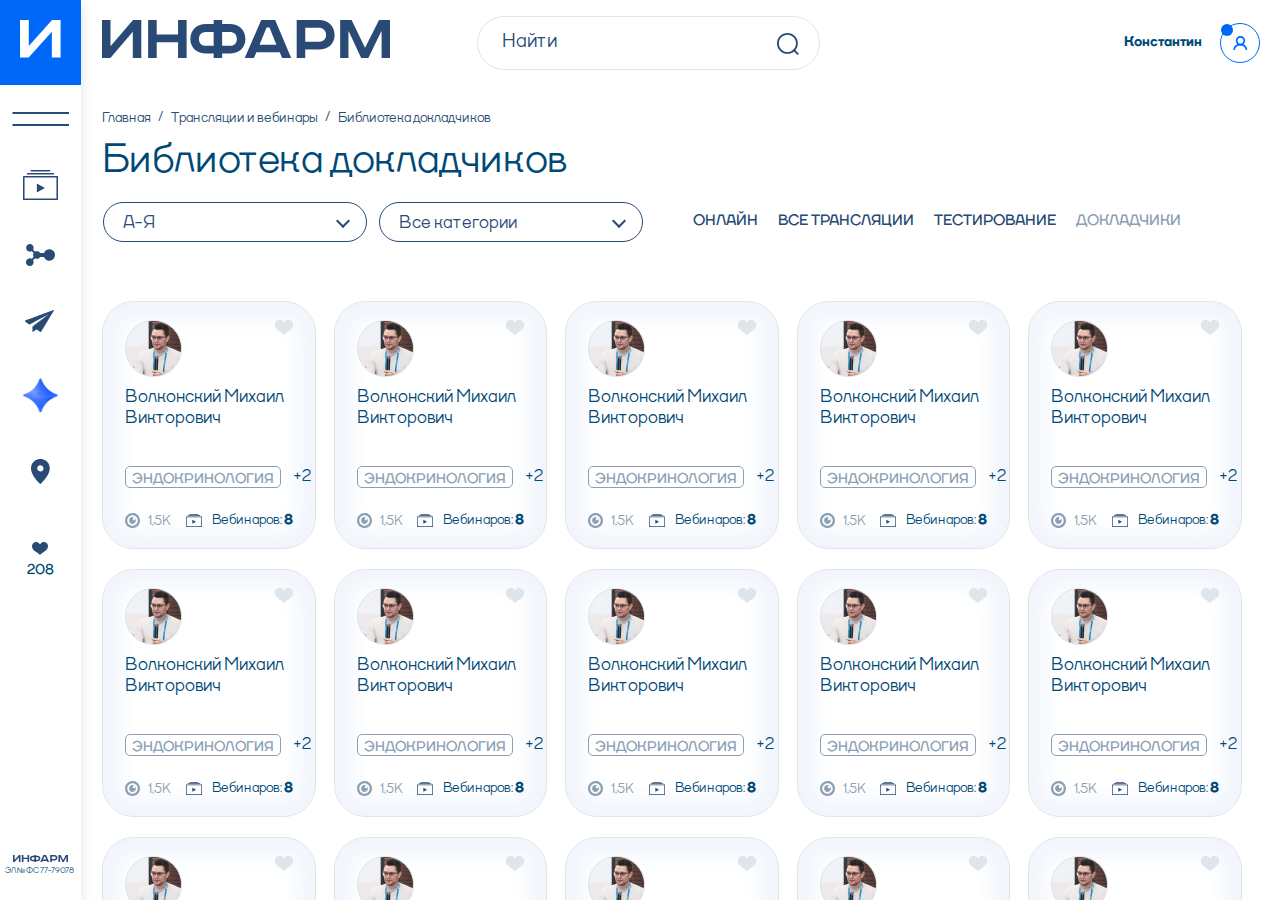
<file: speakers.html>
<!DOCTYPE html>
<html lang="en">
<head>
    <meta charset="UTF-8">
    <title>Title</title>
    <meta name="viewport" content="width=device-width, initial-scale=1" />

    <link rel="stylesheet" href="css/jquery-ui.min.css">
    <link rel="stylesheet" href="css/owl.carousel.min.css">
    <link rel="stylesheet" href="css/owl.theme.default.min.css">
    <link rel="stylesheet" href="css/main.css">
    <link rel="stylesheet" href="css/media.css">
</head>
<body>
    <section class="df">
        <aside class="df f-column a-center j-center">
            <nav>
                <div class="aside-logo">
                    <a href="#">
                        <img src="img/aside-logo.svg" alt="logo">
                    </a>
                </div>
                <button class="btn menu-btn">
                    <img src="img/menu.svg" alt="">
                </button>
                <ul class="menu">
                    <li class="menu-item">
                        <a href="" class="menu-link">
                            <img src="img/vebinar.svg" alt="">
                        </a>
                    </li>
                    <li class="menu-item">
                        <a href="" class="menu-link">
                            <img src="img/events.svg" alt="">
                        </a>
                    </li>
                    <li class="menu-item">
                        <a href="" class="menu-link">
                            <img src="img/news.svg" alt="">
                        </a>
                    </li>
                    <li class="menu-item">
                        <a href="" class="menu-link">
                            <img src="img/specproekti.svg" alt="">
                        </a>
                    </li>
                    <li class="menu-item">
                        <a href="" class="menu-link">
                            <img src="img/map.svg" alt="">
                        </a>
                    </li>

                </ul>
            </nav>
            <div class="likes">
                    <a href="" class="df f-column a-center j-center">
                        <img src="img/likes.svg" alt="">
                        <p>208</p>
                    </a>

            </div>
            <div class="aside-info df f-column a-center">
                    <img src="img/logo.svg" alt="">
                    <p>ЭЛ № ФС 77-79078</p>

            </div>

        </aside>
        <main class="speaker-inner">
            <header class="df">
                <div class="header-logo">
                    <a href="/">
                        <img src="img/logo.svg" alt="">
                    </a>
                </div>

                <form class="search-form">
                    <div class="form-row pr">
                        <input type="text" class="search" placeholder="Найти">
                        <button class="btn btn-search pa"></button>

                    </div>
                </form>
                <div class="user user-authorised">
                    <h4>Константин</h4>
                    <a href="" class="btn btn-user">

                    </a>
                </div>



            </header>
            <div class="mobile-header dn">
                <div class="aside-logo">
                    <a href="#">
                        <img src="img/aside-logo.svg" alt="logo">
                    </a>
                </div>
                <div class="header-logo">
                    <a href="/">
                        <img src="img/logo.svg" alt="">
                    </a>
                </div>
                <ul class="menu df">
                    <li class="menu-item">
                        <a href="" class="menu-link">
                            <img src="img/vebinar.svg" alt="">
                        </a>
                    </li>
                    <li class="menu-item">
                        <a href="" class="menu-link">
                            <img src="img/events.svg" alt="">
                        </a>
                    </li>
                    <li class="menu-item">
                        <a href="" class="menu-link">
                            <img src="img/specproekti.svg" alt="">
                        </a>
                    </li>
                </ul>
                <button class="btn menu-btn">
                    <img src="img/menu.svg" alt="">
                </button>
                <button class="btn menu-close dn">
                    <img src="img/btn-close.svg" alt="">
                </button>


            </div>
            <div class="mobile-search dn">
                <form class="search-form">
                    <div class="form-row pr">
                        <input type="text" class="search" placeholder="Найти">
                        <button class="btn btn-search pa"></button>

                    </div>
                </form>
                <div class="user">
                    <a href="" class="btn btn-blue btn-login">
                        Войти
                    </a>
                </div>
            </div>
            <div class="mobile-menu-list ">
                <ul >
                    <li>
                        <a href="" class="mobile-menu-link">
                            <img src="img/vebinar.svg" alt="">
                            Вебинары и трансляции
                        </a>
                    </li>
                    <li>
                        <a href="" class="mobile-menu-link">
                            <img src="img/events.svg" alt="">
                            Мероприятия
                        </a>
                    </li>
                    <li>
                        <a href="" class="mobile-menu-link">
                            <img src="img/news.svg" alt="">
                            Новости
                        </a>
                    </li>
                    <li>
                        <a href="" class="mobile-menu-link has-sub">
                            <img src="img/specproekti.svg" alt="">
                            Спецпроекты
                        </a>
                        <ul>
                            <li>
                                <a href="" class="mobile-menu-link no-img">Greenbox</a>
                                <a href="" class="mobile-menu-link no-img">телемед</a>
                            </li>
                        </ul>
                    </li>
                    <li>
                        <a href="" class="mobile-menu-link no-img">

                            Докладчики
                        </a>
                    </li>
                    <li>
                        <a href="" class="mobile-menu-link no-img">

                            Тестирование
                        </a>
                    </li>
                    <li>
                        <a href="" class="mobile-menu-link ">
                            <img src="img/map.svg" alt="">
                            Контакты
                        </a>
                        <ul>
                            <li>
                                <a href="" class="mobile-menu-link mobile-menu-like">
                                    <img src="img/likes.svg" alt="">
                                    Избранное 0
                                </a>
                            </li>
                        </ul>
                    </li>
                </ul>
                <p>
                    Фармацевтический портал «ИНФАРМ» – специализированный информационный ресурс о фармацевтической  промышленности, медицинской промышленности и здравоохранении.
                    <br>
                    Сетевое издание Фармацевтический портал "ИНФАРМ" ЭЛ № ФС 77-79078

                </p>
            </div>


            <ul class="breadcrumbs df a-center">
                <li class="breadcrumb-item">
                    <a href="" class="breadcrumb-link">Главная</a>
                </li>
                <li class="breadcrumb-item">
                    <a href="" class="breadcrumb-link">Трансляции и вебинары</a>
                </li>
                <li class="breadcrumb-item">
                    Библиотека докладчиков
                </li>
            </ul>

            <div class="events">
                <div class="events-header df j-spc-btw">
                    <h2 class="block-title">Библиотека докладчиков   </h2>

                </div>
                <div class="events-sorting df">
                    <div class="category letters">
                        <div class="category-select df j-spc-btw a-center">А-Я <img src="img/arrow-down.svg" alt=""></div>
                        <div class="category-list">
                            <ul class="category-select-list">
                                <li class="select-item">А</li>
                                <li class="select-item">Б</li>
                                <li class="select-item">В</li>
                                <li class="select-item">Г</li>
                                <li class="select-item">Д</li>
                                <li class="select-item">Е</li>
                                <li class="select-item">Ё</li>
                                <li class="select-item">Ж</li>
                                <li class="select-item">З</li>
                                <li class="select-item">И</li>
                                <li class="select-item">К</li>
                                <li class="select-item">Л</li>
                                <li class="select-item">М</li>
                                <li class="select-item">Н</li>
                                <li class="select-item">О</li>
                                <li class="select-item">О</li>
                                <li class="select-item">О</li>
                                <li class="select-item">О</li>
                                <li class="select-item">О</li>
                                <li class="select-item">О</li>
                            </ul>
                        </div>
                    </div>
                    <div class="category">
                        <div class="category-select df j-spc-btw a-center">Все категории <img src="img/arrow-down.svg" alt=""></div>
                        <div class="category-list">
                            <ul class="category-select-list">
                                <li class="select-item">Геронтология</li>
                                <li class="select-item">Онкология <span class="closed"></span>
                                    <ul class="category-sub-select dn">
                                        <li class="select-sub-item">Гематология</li>
                                        <li class="select-sub-item">Генитальный пролапс</li>
                                        <li class="select-sub-item">Метастическая меланома кожи</li>
                                        <li class="select-sub-item">Рак легкого</li>
                                        <li class="select-sub-item">Терапия</li>
                                        <li class="select-sub-item">Хирургия</li>
                                    </ul>
                                </li>
                                <li class="select-item">Неврология <span class="closed"></span>
                                    <ul class="category-sub-select dn">
                                        <li class="select-sub-item">Гематология</li>
                                        <li class="select-sub-item">Генитальный пролапс</li>
                                        <li class="select-sub-item">Метастическая меланома кожи</li>
                                        <li class="select-sub-item">Рак легкого</li>
                                        <li class="select-sub-item">Терапия</li>
                                        <li class="select-sub-item">Хирургия</li>
                                    </ul>
                                </li>
                                <li class="select-item">Кардиология</li>
                                <li class="select-item">Дерматология</li>
                                <li class="select-item">Хирургия <span class="closed"></span>
                                    <ul class="category-sub-select dn">
                                        <li class="select-sub-item">Гематология</li>
                                        <li class="select-sub-item">Генитальный пролапс</li>
                                        <li class="select-sub-item">Метастическая меланома кожи</li>
                                        <li class="select-sub-item">Рак легкого</li>
                                        <li class="select-sub-item">Терапия</li>
                                        <li class="select-sub-item">Хирургия</li>
                                    </ul>
                                </li>
                                <li class="select-item">Липидология</li>
                                <li class="select-item">Клиническая дерматология</li>
                                <li class="select-item">Гериатрия <span class="closed"></span>
                                    <ul class="category-sub-select dn">
                                        <li class="select-sub-item">Гематология</li>
                                        <li class="select-sub-item">Генитальный пролапс</li>
                                        <li class="select-sub-item">Метастическая меланома кожи</li>
                                        <li class="select-sub-item">Рак легкого</li>
                                        <li class="select-sub-item">Терапия</li>
                                        <li class="select-sub-item">Хирургия</li>
                                    </ul>
                                </li>
                                <li class="select-item">Иммунология</li>
                                <li class="select-item">Диетология</li>
                                <li class="select-item">Терапия</li>
                                <li class="select-item">Урология</li>
                                <li class="select-item">Педиатрия <span class="closed"></span>
                                    <ul class="category-sub-select dn">
                                        <li class="select-sub-item">Гематология</li>
                                        <li class="select-sub-item">Генитальный пролапс</li>
                                        <li class="select-sub-item">Метастическая меланома кожи</li>
                                        <li class="select-sub-item">Рак легкого</li>
                                        <li class="select-sub-item">Терапия</li>
                                        <li class="select-sub-item">Хирургия</li>
                                    </ul>
                                </li>
                                <li class="select-item">Пульманология</li>
                                <li class="select-item">Ревматология</li>
                                <li class="select-item">Хирургия <span class="closed"></span>
                                    <ul class="category-sub-select dn">
                                        <li class="select-sub-item">Гематология</li>
                                        <li class="select-sub-item">Генитальный пролапс</li>
                                        <li class="select-sub-item">Метастическая меланома кожи</li>
                                        <li class="select-sub-item">Рак легкого</li>
                                        <li class="select-sub-item">Терапия</li>
                                        <li class="select-sub-item">Хирургия</li>
                                    </ul>
                                </li>
                                <li class="select-item">Кардиохирургия</li>

                            </ul>
                        </div>
                    </div>

                    <ul class="event-types df a-center">
                        <li class="event-type-item">
                            Онлайн
                        </li>
                        <li class="event-type-item ">
                            все трансляции
                        </li>
                        <li class="event-type-item">
                            Тестирование
                        </li>
                        <li class="event-type-item event-type-item-selected">
                            Докладчики
                        </li>
                    </ul>
                </div>
            </div>

            <div class="speakers">
                <div class="speaker-inner-list df f-wrap">
                    <div class="speaker">
                        <div class="speaker-head df j-spc-btw">
                            <img src="img/speaker.png" alt="">
                            <button class="btn btn-like">
                                <img src="img/like-btn.svg" alt="">
                            </button>
                        </div>
                        <h2>Волконский Михаил Викторович</h2>
                        <div class="tags df a-center">
                            <div class="tag-item">ЭНДОКРИНОЛОГИЯ</div>
                            <span>+2</span>
                        </div>
                        <div class="speaker-bottom df j-spc-btw">
                            <div class="speaker-view df">
                                <img src="img/view-gray.svg" alt="">
                                <span>  1,5K</span>
                            </div>
                            <div class="speaker-vebinars">
                                <img src="img/vebinar.svg" alt="">
                                <p>Вебинаров: <span>8</span></p>
                            </div>
                        </div>
                    </div>
                    <div class="speaker">
                        <div class="speaker-head df j-spc-btw">
                            <img src="img/speaker.png" alt="">

                            <button class="btn btn-like">
                                <img src="img/like-btn.svg" alt="">
                            </button>
                        </div>
                        <h2>Волконский Михаил Викторович</h2>
                        <div class="tags df a-center">
                            <div class="tag-item">ЭНДОКРИНОЛОГИЯ</div>
                            <span>+2</span>
                        </div>
                        <div class="speaker-bottom df j-spc-btw">
                            <div class="speaker-view df">
                                <img src="img/view-gray.svg" alt="">
                                <span>  1,5K</span>
                            </div>
                            <div class="speaker-vebinars">
                                <img src="img/vebinar.svg" alt="">
                                <p>Вебинаров: <span>8</span></p>
                            </div>
                        </div>
                    </div>
                    <div class="speaker">
                        <div class="speaker-head df j-spc-btw">
                            <img src="img/speaker.png" alt="">

                            <button class="btn btn-like">
                                <img src="img/like-btn.svg" alt="">
                            </button>
                        </div>
                        <h2>Волконский Михаил Викторович</h2>
                        <div class="tags df a-center">
                            <div class="tag-item">ЭНДОКРИНОЛОГИЯ</div>
                            <span>+2</span>
                        </div>
                        <div class="speaker-bottom df j-spc-btw">
                            <div class="speaker-view df">
                                <img src="img/view-gray.svg" alt="">
                                <span>  1,5K</span>
                            </div>
                            <div class="speaker-vebinars">
                                <img src="img/vebinar.svg" alt="">
                                <p>Вебинаров: <span>8</span></p>
                            </div>
                        </div>
                    </div>
                    <div class="speaker">
                        <div class="speaker-head df j-spc-btw">
                            <img src="img/speaker.png" alt="">

                            <button class="btn btn-like">
                                <img src="img/like-btn.svg" alt="">
                            </button>
                        </div>
                        <h2>Волконский Михаил Викторович</h2>
                        <div class="tags df a-center">
                            <div class="tag-item">ЭНДОКРИНОЛОГИЯ</div>
                            <span>+2</span>
                        </div>
                        <div class="speaker-bottom df j-spc-btw">
                            <div class="speaker-view df">
                                <img src="img/view-gray.svg" alt="">
                                <span>  1,5K</span>
                            </div>
                            <div class="speaker-vebinars">
                                <img src="img/vebinar.svg" alt="">
                                <p>Вебинаров: <span>8</span></p>
                            </div>
                        </div>
                    </div>
                    <div class="speaker">
                        <div class="speaker-head df j-spc-btw">
                            <img src="img/speaker.png" alt="">

                            <button class="btn btn-like">
                                <img src="img/like-btn.svg" alt="">
                            </button>
                        </div>
                        <h2>Волконский Михаил Викторович</h2>
                        <div class="tags df a-center">
                            <div class="tag-item">ЭНДОКРИНОЛОГИЯ</div>
                            <span>+2</span>
                        </div>
                        <div class="speaker-bottom df j-spc-btw">
                            <div class="speaker-view df">
                                <img src="img/view-gray.svg" alt="">
                                <span>  1,5K</span>
                            </div>
                            <div class="speaker-vebinars">
                                <img src="img/vebinar.svg" alt="">
                                <p>Вебинаров: <span>8</span></p>
                            </div>
                        </div>
                    </div>
                    <div class="speaker">
                        <div class="speaker-head df j-spc-btw">
                            <img src="img/speaker.png" alt="">

                            <button class="btn btn-like">
                                <img src="img/like-btn.svg" alt="">
                            </button>
                        </div>
                        <h2>Волконский Михаил Викторович</h2>
                        <div class="tags df a-center">
                            <div class="tag-item">ЭНДОКРИНОЛОГИЯ</div>
                            <span>+2</span>
                        </div>
                        <div class="speaker-bottom df j-spc-btw">
                            <div class="speaker-view df">
                                <img src="img/view-gray.svg" alt="">
                                <span>  1,5K</span>
                            </div>
                            <div class="speaker-vebinars">
                                <img src="img/vebinar.svg" alt="">
                                <p>Вебинаров: <span>8</span></p>
                            </div>
                        </div>
                    </div>
                    <div class="speaker">
                        <div class="speaker-head df j-spc-btw">
                            <img src="img/speaker.png" alt="">

                            <button class="btn btn-like">
                                <img src="img/like-btn.svg" alt="">
                            </button>
                        </div>
                        <h2>Волконский Михаил Викторович</h2>
                        <div class="tags df a-center">
                            <div class="tag-item">ЭНДОКРИНОЛОГИЯ</div>
                            <span>+2</span>
                        </div>
                        <div class="speaker-bottom df j-spc-btw">
                            <div class="speaker-view df">
                                <img src="img/view-gray.svg" alt="">
                                <span>  1,5K</span>
                            </div>
                            <div class="speaker-vebinars">
                                <img src="img/vebinar.svg" alt="">
                                <p>Вебинаров: <span>8</span></p>
                            </div>
                        </div>
                    </div>
                    <div class="speaker">
                        <div class="speaker-head df j-spc-btw">
                            <img src="img/speaker.png" alt="">

                            <button class="btn btn-like">
                                <img src="img/like-btn.svg" alt="">
                            </button>
                        </div>
                        <h2>Волконский Михаил Викторович</h2>
                        <div class="tags df a-center">
                            <div class="tag-item">ЭНДОКРИНОЛОГИЯ</div>
                            <span>+2</span>
                        </div>
                        <div class="speaker-bottom df j-spc-btw">
                            <div class="speaker-view df">
                                <img src="img/view-gray.svg" alt="">
                                <span>  1,5K</span>
                            </div>
                            <div class="speaker-vebinars">
                                <img src="img/vebinar.svg" alt="">
                                <p>Вебинаров: <span>8</span></p>
                            </div>
                        </div>
                    </div>
                    <div class="speaker">
                        <div class="speaker-head df j-spc-btw">
                            <img src="img/speaker.png" alt="">

                            <button class="btn btn-like">
                                <img src="img/like-btn.svg" alt="">
                            </button>
                        </div>
                        <h2>Волконский Михаил Викторович</h2>
                        <div class="tags df a-center">
                            <div class="tag-item">ЭНДОКРИНОЛОГИЯ</div>
                            <span>+2</span>
                        </div>
                        <div class="speaker-bottom df j-spc-btw">
                            <div class="speaker-view df">
                                <img src="img/view-gray.svg" alt="">
                                <span>  1,5K</span>
                            </div>
                            <div class="speaker-vebinars">
                                <img src="img/vebinar.svg" alt="">
                                <p>Вебинаров: <span>8</span></p>
                            </div>
                        </div>
                    </div>
                    <div class="speaker">
                        <div class="speaker-head df j-spc-btw">
                            <img src="img/speaker.png" alt="">

                            <button class="btn btn-like">
                                <img src="img/like-btn.svg" alt="">
                            </button>
                        </div>
                        <h2>Волконский Михаил Викторович</h2>
                        <div class="tags df a-center">
                            <div class="tag-item">ЭНДОКРИНОЛОГИЯ</div>
                            <span>+2</span>
                        </div>
                        <div class="speaker-bottom df j-spc-btw">
                            <div class="speaker-view df">
                                <img src="img/view-gray.svg" alt="">
                                <span>  1,5K</span>
                            </div>
                            <div class="speaker-vebinars">
                                <img src="img/vebinar.svg" alt="">
                                <p>Вебинаров: <span>8</span></p>
                            </div>
                        </div>
                    </div>
                    <div class="speaker">
                        <div class="speaker-head df j-spc-btw">
                            <img src="img/speaker.png" alt="">

                            <button class="btn btn-like">
                                <img src="img/like-btn.svg" alt="">
                            </button>
                        </div>
                        <h2>Волконский Михаил Викторович</h2>
                        <div class="tags df a-center">
                            <div class="tag-item">ЭНДОКРИНОЛОГИЯ</div>
                            <span>+2</span>
                        </div>
                        <div class="speaker-bottom df j-spc-btw">
                            <div class="speaker-view df">
                                <img src="img/view-gray.svg" alt="">
                                <span>  1,5K</span>
                            </div>
                            <div class="speaker-vebinars">
                                <img src="img/vebinar.svg" alt="">
                                <p>Вебинаров: <span>8</span></p>
                            </div>
                        </div>
                    </div>
                    <div class="speaker">
                        <div class="speaker-head df j-spc-btw">
                            <img src="img/speaker.png" alt="">
                            <button class="btn btn-like">
                                <img src="img/like-btn.svg" alt="">
                            </button>
                        </div>
                        <h2>Волконский Михаил Викторович</h2>
                        <div class="tags df a-center">
                            <div class="tag-item">ЭНДОКРИНОЛОГИЯ</div>
                            <span>+2</span>
                        </div>
                        <div class="speaker-bottom df j-spc-btw">
                            <div class="speaker-view df">
                                <img src="img/view-gray.svg" alt="">
                                <span>  1,5K</span>
                            </div>
                            <div class="speaker-vebinars">
                                <img src="img/vebinar.svg" alt="">
                                <p>Вебинаров: <span>8</span></p>
                            </div>
                        </div>
                    </div>
                    <div class="speaker">
                        <div class="speaker-head df j-spc-btw">
                            <img src="img/speaker.png" alt="">

                            <button class="btn btn-like">
                                <img src="img/like-btn.svg" alt="">
                            </button>
                        </div>
                        <h2>Волконский Михаил Викторович</h2>
                        <div class="tags df a-center">
                            <div class="tag-item">ЭНДОКРИНОЛОГИЯ</div>
                            <span>+2</span>
                        </div>
                        <div class="speaker-bottom df j-spc-btw">
                            <div class="speaker-view df">
                                <img src="img/view-gray.svg" alt="">
                                <span>  1,5K</span>
                            </div>
                            <div class="speaker-vebinars">
                                <img src="img/vebinar.svg" alt="">
                                <p>Вебинаров: <span>8</span></p>
                            </div>
                        </div>
                    </div>
                    <div class="speaker">
                        <div class="speaker-head df j-spc-btw">
                            <img src="img/speaker.png" alt="">

                            <button class="btn btn-like">
                                <img src="img/like-btn.svg" alt="">
                            </button>
                        </div>
                        <h2>Волконский Михаил Викторович</h2>
                        <div class="tags df a-center">
                            <div class="tag-item">ЭНДОКРИНОЛОГИЯ</div>
                            <span>+2</span>
                        </div>
                        <div class="speaker-bottom df j-spc-btw">
                            <div class="speaker-view df">
                                <img src="img/view-gray.svg" alt="">
                                <span>  1,5K</span>
                            </div>
                            <div class="speaker-vebinars">
                                <img src="img/vebinar.svg" alt="">
                                <p>Вебинаров: <span>8</span></p>
                            </div>
                        </div>
                    </div>
                    <div class="speaker">
                        <div class="speaker-head df j-spc-btw">
                            <img src="img/speaker.png" alt="">

                            <button class="btn btn-like">
                                <img src="img/like-btn.svg" alt="">
                            </button>
                        </div>
                        <h2>Волконский Михаил Викторович</h2>
                        <div class="tags df a-center">
                            <div class="tag-item">ЭНДОКРИНОЛОГИЯ</div>
                            <span>+2</span>
                        </div>
                        <div class="speaker-bottom df j-spc-btw">
                            <div class="speaker-view df">
                                <img src="img/view-gray.svg" alt="">
                                <span>  1,5K</span>
                            </div>
                            <div class="speaker-vebinars">
                                <img src="img/vebinar.svg" alt="">
                                <p>Вебинаров: <span>8</span></p>
                            </div>
                        </div>
                    </div>
                    <div class="speaker">
                        <div class="speaker-head df j-spc-btw">
                            <img src="img/speaker.png" alt="">

                            <button class="btn btn-like">
                                <img src="img/like-btn.svg" alt="">
                            </button>
                        </div>
                        <h2>Волконский Михаил Викторович</h2>
                        <div class="tags df a-center">
                            <div class="tag-item">ЭНДОКРИНОЛОГИЯ</div>
                            <span>+2</span>
                        </div>
                        <div class="speaker-bottom df j-spc-btw">
                            <div class="speaker-view df">
                                <img src="img/view-gray.svg" alt="">
                                <span>  1,5K</span>
                            </div>
                            <div class="speaker-vebinars">
                                <img src="img/vebinar.svg" alt="">
                                <p>Вебинаров: <span>8</span></p>
                            </div>
                        </div>
                    </div>
                    <div class="speaker">
                        <div class="speaker-head df j-spc-btw">
                            <img src="img/speaker.png" alt="">

                            <button class="btn btn-like">
                                <img src="img/like-btn.svg" alt="">
                            </button>
                        </div>
                        <h2>Волконский Михаил Викторович</h2>
                        <div class="tags df a-center">
                            <div class="tag-item">ЭНДОКРИНОЛОГИЯ</div>
                            <span>+2</span>
                        </div>
                        <div class="speaker-bottom df j-spc-btw">
                            <div class="speaker-view df">
                                <img src="img/view-gray.svg" alt="">
                                <span>  1,5K</span>
                            </div>
                            <div class="speaker-vebinars">
                                <img src="img/vebinar.svg" alt="">
                                <p>Вебинаров: <span>8</span></p>
                            </div>
                        </div>
                    </div>
                    <div class="speaker">
                        <div class="speaker-head df j-spc-btw">
                            <img src="img/speaker.png" alt="">

                            <button class="btn btn-like">
                                <img src="img/like-btn.svg" alt="">
                            </button>
                        </div>
                        <h2>Волконский Михаил Викторович</h2>
                        <div class="tags df a-center">
                            <div class="tag-item">ЭНДОКРИНОЛОГИЯ</div>
                            <span>+2</span>
                        </div>
                        <div class="speaker-bottom df j-spc-btw">
                            <div class="speaker-view df">
                                <img src="img/view-gray.svg" alt="">
                                <span>  1,5K</span>
                            </div>
                            <div class="speaker-vebinars">
                                <img src="img/vebinar.svg" alt="">
                                <p>Вебинаров: <span>8</span></p>
                            </div>
                        </div>
                    </div>
                    <div class="speaker">
                        <div class="speaker-head df j-spc-btw">
                            <img src="img/speaker.png" alt="">

                            <button class="btn btn-like">
                                <img src="img/like-btn.svg" alt="">
                            </button>
                        </div>
                        <h2>Волконский Михаил Викторович</h2>
                        <div class="tags df a-center">
                            <div class="tag-item">ЭНДОКРИНОЛОГИЯ</div>
                            <span>+2</span>
                        </div>
                        <div class="speaker-bottom df j-spc-btw">
                            <div class="speaker-view df">
                                <img src="img/view-gray.svg" alt="">
                                <span>  1,5K</span>
                            </div>
                            <div class="speaker-vebinars">
                                <img src="img/vebinar.svg" alt="">
                                <p>Вебинаров: <span>8</span></p>
                            </div>
                        </div>
                    </div>
                    <div class="speaker">
                        <div class="speaker-head df j-spc-btw">
                            <img src="img/speaker.png" alt="">

                            <button class="btn btn-like">
                                <img src="img/like-btn.svg" alt="">
                            </button>
                        </div>
                        <h2>Волконский Михаил Викторович</h2>
                        <div class="tags df a-center">
                            <div class="tag-item">ЭНДОКРИНОЛОГИЯ</div>
                            <span>+2</span>
                        </div>
                        <div class="speaker-bottom df j-spc-btw">
                            <div class="speaker-view df">
                                <img src="img/view-gray.svg" alt="">
                                <span>  1,5K</span>
                            </div>
                            <div class="speaker-vebinars">
                                <img src="img/vebinar.svg" alt="">
                                <p>Вебинаров: <span>8</span></p>
                            </div>
                        </div>
                    </div>
                    <div class="speaker">
                        <div class="speaker-head df j-spc-btw">
                            <img src="img/speaker.png" alt="">

                            <button class="btn btn-like">
                                <img src="img/like-btn.svg" alt="">
                            </button>
                        </div>
                        <h2>Волконский Михаил Викторович</h2>
                        <div class="tags df a-center">
                            <div class="tag-item">ЭНДОКРИНОЛОГИЯ</div>
                            <span>+2</span>
                        </div>
                        <div class="speaker-bottom df j-spc-btw">
                            <div class="speaker-view df">
                                <img src="img/view-gray.svg" alt="">
                                <span>  1,5K</span>
                            </div>
                            <div class="speaker-vebinars">
                                <img src="img/vebinar.svg" alt="">
                                <p>Вебинаров: <span>8</span></p>
                            </div>
                        </div>
                    </div>
                    <div class="speaker">
                        <div class="speaker-head df j-spc-btw">
                            <img src="img/speaker.png" alt="">

                            <button class="btn btn-like">
                                <img src="img/like-btn.svg" alt="">
                            </button>
                        </div>
                        <h2>Волконский Михаил Викторович</h2>
                        <div class="tags df a-center">
                            <div class="tag-item">ЭНДОКРИНОЛОГИЯ</div>
                            <span>+2</span>
                        </div>
                        <div class="speaker-bottom df j-spc-btw">
                            <div class="speaker-view df">
                                <img src="img/view-gray.svg" alt="">
                                <span>  1,5K</span>
                            </div>
                            <div class="speaker-vebinars">
                                <img src="img/vebinar.svg" alt="">
                                <p>Вебинаров: <span>8</span></p>
                            </div>
                        </div>
                    </div>
                </div>
                <a href="" class="btn btn-blue btn-speakers-more">Больше</a>
            </div>
            <footer>
                <div class="footer-top df">
                    <form class="search-form">
                        <div class="form-row pr">
                            <input type="text" class="search" placeholder="Найти">
                            <button class="btn btn-search pa"></button>

                        </div>
                    </form>
                    <div class="footer-menu df">
                        <a href="">
                            <img src="img/vebinar-white.svg" alt="">
                        </a>
                        <a href="">
                            <img src="img/events-white.svg" alt="">
                        </a>
                        <a href="">
                            <img src="img/specproekti.svg" alt="">
                        </a>
                        <a href="">
                            <img src="img/news-white.svg" alt="">
                        </a>
                        <a href="">
                            <img src="img/map-white.svg" alt="">
                        </a>
                        <a href="">
                            <img src="img/darts-icon.svg" alt="">
                        </a>
                    </div>
                </div>
                <div class="footer-center">
                    <ul class="footer-center-menu df">
                        <li>
                            <a href="">Вебинары и трансляции</a>
                        </li>
                        <li>
                            <a href="">Мероприятия</a>
                        </li>
                        <li>
                            <a href="">Новости</a>
                        </li>
                        <li>
                            <a href="">Спецпроекты</a>
                        </li>
                        <li>
                            <a href="">Докладчики</a>
                        </li>
                        <li>
                            <a href="">Тестирование</a>
                        </li>
                        <li>
                            <a href="">Контакты</a>
                        </li>
                    </ul>
                    <div class="footer-texts df">
                        <div class="footer-left">
                            <a href="">Пользовательское соглашение Фармацевтического портала «ИНФАРМ»
                            </a>
                            <a href="">Политика в отношении обработки персональных данных</a>
                            <a href="">Фармацевтического портала «ИНФАРМ»</a>
                        </div>
                        <div class="footer-right">
                            <p>Фармацевтический портал «ИНФАРМ» – специализированный информационный ресурс о фармацевтической  промышленности, медицинской промышленности и здравоохранении.
                                Сетевое издание Фармацевтический портал "ИНФАРМ" ЭЛ № ФС 77-79078
                            </p>
                            <div class="age">
                                18+
                            </div>
                        </div>
                    </div>
                </div>
                <div class="footer-bottom df j-spc-btw ">
                    <div class="stores df">


                    <a href="" class="app-btn">
                        <img src="img/rustore.svg" alt="">
                       <p>Скачайте в
                        <span>RuStore</span>
                       </p>

                    </a>
                    <a href="" class="app-btn">
                        <img src="img/google-play.svg" alt="">
                        <p>Доступно для
                            <span>Android</span>
                        </p>

                    </a>
                    <a href="" class="app-btn">
                        <img src="img/app-store.svg" alt="">
                        <p> Доступно для
                            <span>iOs</span>
                        </p>

                    </a>
                    </div>
                    <div class="socials df">
                        <a href="" class="social-item">
                            <img src="img/youtube.svg" alt="">
                        </a>
                        <a href="" class="social-item">
                            <img src="img/vk.svg" alt="">
                        </a>
                        <a href="" class="social-item">
                            <img src="img/tg.svg" alt="">
                        </a>
                    </div>
                </div>
            </footer>
            <div class="copyright tc">2009-2025 © ИНФАРМ</div>
        </main>
    </section>


<script src="js/jquery-3.7.1.min.js"></script>
<script src="js/jquery-ui.min.js"></script>
<script src="js/datepicker-ru.js"></script>
<script src="js/owl.carousel.min.js"></script>
<script src="js/main.js"></script>
</body>
</html>
</file>
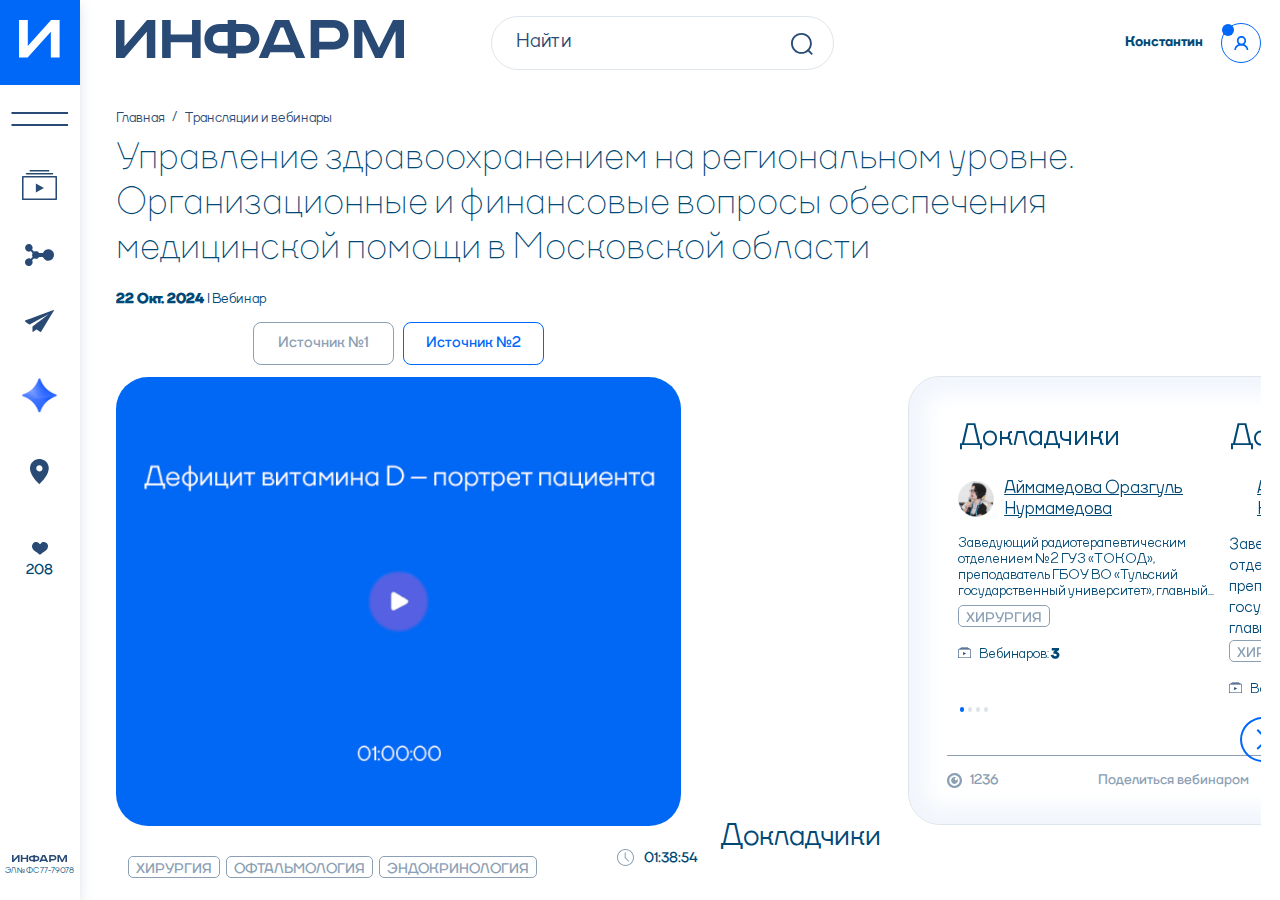
<file: vebinar-inner.html>
<!DOCTYPE html>
<html lang="en">
<head>
    <meta charset="UTF-8">
    <title>Title</title>
    <meta name="viewport" content="width=device-width, initial-scale=1" />

    <link rel="stylesheet" href="css/jquery-ui.min.css">
    <link rel="stylesheet" href="css/owl.carousel.min.css">
    <link rel="stylesheet" href="css/owl.theme.default.min.css">
    <link rel="stylesheet" href="css/main.css">
    <link rel="stylesheet" href="css/media.css">
</head>
<body>
    <section class="df vebinar-section">
        <aside class="df f-column a-center j-center">
            <nav>
                <div class="aside-logo">
                    <a href="#">
                        <img src="img/aside-logo.svg" alt="logo">
                    </a>
                </div>
                <button class="btn menu-btn">
                    <img src="img/menu.svg" alt="">
                </button>
                <ul class="menu">
                    <li class="menu-item">
                        <a href="" class="menu-link">
                            <img src="img/vebinar.svg" alt="">
                        </a>
                    </li>
                    <li class="menu-item">
                        <a href="" class="menu-link">
                            <img src="img/events.svg" alt="">
                        </a>
                    </li>
                    <li class="menu-item">
                        <a href="" class="menu-link">
                            <img src="img/news.svg" alt="">
                        </a>
                    </li>
                    <li class="menu-item">
                        <a href="" class="menu-link">
                            <img src="img/specproekti.svg" alt="">
                        </a>
                    </li>
                    <li class="menu-item">
                        <a href="" class="menu-link">
                            <img src="img/map.svg" alt="">
                        </a>
                    </li>

                </ul>
            </nav>
            <div class="likes">
                    <a href="" class="df f-column a-center j-center">
                        <img src="img/likes.svg" alt="">
                        <p>208</p>
                    </a>

            </div>
            <div class="aside-info df f-column a-center">
                    <img src="img/logo.svg" alt="">
                    <p>ЭЛ № ФС 77-79078</p>

            </div>

        </aside>
        <main class="vebinar-inner">
            <header class="df">
                <div class="header-logo">
                    <a href="/">
                        <img src="img/logo.svg" alt="">
                    </a>
                </div>

                <form class="search-form">
                    <div class="form-row pr">
                        <input type="text" class="search" placeholder="Найти">
                        <button class="btn btn-search pa"></button>

                    </div>
                </form>
                <div class="user user-authorised">
                    <h4>Константин</h4>
                    <a href="" class="btn btn-user">

                    </a>
                </div>



            </header>
            <div class="mobile-header dn">
                <div class="aside-logo">
                    <a href="#">
                        <img src="img/aside-logo.svg" alt="logo">
                    </a>
                </div>
                <div class="header-logo">
                    <a href="/">
                        <img src="img/logo.svg" alt="">
                    </a>
                </div>
                <ul class="menu df">
                    <li class="menu-item">
                        <a href="" class="menu-link">
                            <img src="img/vebinar.svg" alt="">
                        </a>
                    </li>
                    <li class="menu-item">
                        <a href="" class="menu-link">
                            <img src="img/events.svg" alt="">
                        </a>
                    </li>
                    <li class="menu-item">
                        <a href="" class="menu-link">
                            <img src="img/specproekti.svg" alt="">
                        </a>
                    </li>
                </ul>
                <button class="btn menu-btn">
                    <img src="img/menu.svg" alt="">
                </button>
                <button class="btn menu-close dn">
                    <img src="img/btn-close.svg" alt="">
                </button>


            </div>
            <div class="mobile-search dn">
                <form class="search-form">
                    <div class="form-row pr">
                        <input type="text" class="search" placeholder="Найти">
                        <button class="btn btn-search pa"></button>

                    </div>
                </form>
                <div class="user">
                    <a href="" class="btn btn-blue btn-login">
                        Войти
                    </a>
                </div>
            </div>
            <div class="mobile-menu-list ">
                <ul >
                    <li>
                        <a href="" class="mobile-menu-link">
                            <img src="img/vebinar.svg" alt="">
                            Вебинары и трансляции
                        </a>
                    </li>
                    <li>
                        <a href="" class="mobile-menu-link">
                            <img src="img/events.svg" alt="">
                            Мероприятия
                        </a>
                    </li>
                    <li>
                        <a href="" class="mobile-menu-link">
                            <img src="img/news.svg" alt="">
                            Новости
                        </a>
                    </li>
                    <li>
                        <a href="" class="mobile-menu-link has-sub">
                            <img src="img/specproekti.svg" alt="">
                            Спецпроекты
                        </a>
                        <ul>
                            <li>
                                <a href="" class="mobile-menu-link no-img">Greenbox</a>
                                <a href="" class="mobile-menu-link no-img">телемед</a>
                            </li>
                        </ul>
                    </li>
                    <li>
                        <a href="" class="mobile-menu-link no-img">

                            Докладчики
                        </a>
                    </li>
                    <li>
                        <a href="" class="mobile-menu-link no-img">

                            Тестирование
                        </a>
                    </li>
                    <li>
                        <a href="" class="mobile-menu-link ">
                            <img src="img/map.svg" alt="">
                            Контакты
                        </a>
                        <ul>
                            <li>
                                <a href="" class="mobile-menu-link mobile-menu-like">
                                    <img src="img/likes.svg" alt="">
                                    Избранное 0
                                </a>
                            </li>
                        </ul>
                    </li>
                </ul>
                <p>
                    Фармацевтический портал «ИНФАРМ» – специализированный информационный ресурс о фармацевтической  промышленности, медицинской промышленности и здравоохранении.
                    <br>
                    Сетевое издание Фармацевтический портал "ИНФАРМ" ЭЛ № ФС 77-79078

                </p>
            </div>


            <ul class="breadcrumbs df a-center">
                <li class="breadcrumb-item">
                    <a href="" class="breadcrumb-link">Главная</a>
                </li>
                <li class="breadcrumb-item">
                    Трансляции и вебинары
                </li>
            </ul>

            <div class="events">
                <div class="events-header">
                <h1 class="vebinar-title">Управление здравоохранением на региональном уровне. Организационные и финансовые вопросы обеспечения медицинской помощи в Московской области
                </h1>
                    <div class="vebinar-date">
                        <strong>22 Окт. 2024 </strong> <span> I Вебинар</span>
                    </div>
                </div>
                <div class="vebinar df a-end">
                    <div class="vebinar-left">
                        <div class="vebinar-tabs df a-center j-center">
                            <a href="" class="btn btn-tab">
                                Источник №1
                            </a>
                            <a href="" class="btn btn-tab  btn-tab-selected">
                                Источник №2
                            </a>
                        </div>
                        <div class="vebinar-video ">
                            <img src="img/vebinar-video.png" alt="">

                        </div>
                        <div class="video-info df j-spc-btw">
                            <div class="event-tags df ">
                                <div class=" filter-tag">ХИРУРГИЯ</div>
                                <div class=" filter-tag">ОФТАЛЬМОЛОГИЯ</div>
                                <div class=" filter-tag">ЭНДОКРИНОЛОГИЯ</div>
                            </div>
                            <div class="video-duration df a-center">
                                <img src="img/date.svg" alt="">
                                <p>   01:38:54</p>

                            </div>
                        </div>
                    </div>
                    <div class="speaker-header">
                        <div class="speakers-bottom dn j-spc-btw a-center ">
                            <div class="vebinar-view"><img src="img/view-gray.svg" alt="">

                                <p>1236</p></div>
                            <div class="vebinar-share">
                                Поделиться вебинаром
                                <a href="" class="df"><img src="img/share.svg" alt=""></a>
                            </div>
                        </div>
                        <h2 class="speaker-title">Докладчики</h2>
                    </div>

                    <div class="vebinar-right">

                        <div class="vebinar-speakers owl-carousel owl-theme">
                            <div class="speaker-item">
                                <h2 class="speaker-title">Докладчики</h2>
                                <div class="speaker-info df a-center    ">
                                    <div>
                                        <div class="speaker-user df a-center">
                                            <img src="img/speaker.svg" alt="" class="dn">
                                            <a href="">Аймамедова Оразгуль Нурмамедова</a>
                                        </div>
                                        <div class="speaker-info-text">
                                            Заведующий радиотерапевтическим отделением № 2 ГУЗ «ТОКОД», преподаватель ГБОУ ВО «Тульский государственный университет», главный...
                                        </div>
                                    </div>
                                    <img src="img/speaker.svg" alt="">
                                </div>

                                <div class="speaker-tags df">
                                    <div class=" filter-tag">ХИРУРГИЯ</div>
                                </div>
                                <div class="vebinar-count df a-center">
                                    <img src="img/vebinar.svg" alt="">
                                    <p>Вебинаров: <strong>3</strong></p>
                                </div>
                            </div>
                            <div class="speaker-item">
                                <h2 class="speaker-title">Докладчики</h2>
                                <div class="speaker-user df a-center">
                                    <img src="img/user.svg" alt="">
                                    <a href="">Аймамедова Оразгуль Нурмамедова</a>
                                </div>
                                <div class="speaker-info">
                                    Заведующий радиотерапевтическим отделением № 2 ГУЗ «ТОКОД», преподаватель ГБОУ ВО «Тульский государственный университет», главный...
                                </div>
                                <div class="speaker-tags df">
                                    <div class=" filter-tag">ХИРУРГИЯ</div>
                                </div>
                                <div class="vebinar-count df a-center">
                                    <img src="img/vebinar.svg" alt="">
                                    <p>Вебинаров: <strong>3</strong></p>
                                </div>
                            </div>
                            <div class="speaker-item">
                                <h2 class="speaker-title">Докладчики</h2>
                                <div class="speaker-user df a-center">
                                    <img src="img/user.svg" alt="">
                                    <a href="">Аймамедова Оразгуль Нурмамедова</a>
                                </div>
                                <div class="speaker-info">
                                    Заведующий радиотерапевтическим отделением № 2 ГУЗ «ТОКОД», преподаватель ГБОУ ВО «Тульский государственный университет», главный...
                                </div>
                                <div class="speaker-tags df">
                                    <div class=" filter-tag">ХИРУРГИЯ</div>
                                </div>
                                <div class="vebinar-count df a-center">
                                    <img src="img/vebinar.svg" alt="">
                                    <p>Вебинаров: <strong>3</strong></p>
                                </div>
                            </div>
                            <div class="speaker-item">
                                <h2 class="speaker-title">Докладчики</h2>
                                <div class="speaker-user df a-center">
                                    <img src="img/user.svg" alt="">
                                    <a href="">Аймамедова Оразгуль Нурмамедова</a>
                                </div>
                                <div class="speaker-info">
                                    Заведующий радиотерапевтическим отделением № 2 ГУЗ «ТОКОД», преподаватель ГБОУ ВО «Тульский государственный университет», главный...
                                </div>
                                <div class="speaker-tags df">
                                    <div class=" filter-tag">ХИРУРГИЯ</div>
                                </div>
                                <div class="vebinar-count df a-center">
                                    <img src="img/vebinar.svg" alt="">
                                    <p>Вебинаров: <strong>3</strong></p>
                                </div>
                            </div>
                        </div>
                        <div class="speakers-bottom df j-spc-btw a-center">
                            <div class="vebinar-view"><img src="img/view-gray.svg" alt="">

                                <p>1236</p></div>
                            <div class="vebinar-share">
                                Поделиться вебинаром
                                <a href="" class="df"><img src="img/share.svg" alt=""></a>
                            </div>
                        </div>
                    </div>
                </div>
                <div class="vebinar-text">
                    <h2>Лекцию «Абемациклиб – универсальный подход в лечении раннего и метастатического Гр+HER2- рака молочной железы» читает Артамонова Елена Владимировна, заведующая отделением химиотерапии №1 ФГБУ «НМИЦ онкологии им Н. Н. Блохина» МЗ РФ, профессор кафедры онкологии и лучевой терапии ФГАОУ ВО РНИМУ им. Н.И. Пирогова, заведующая кафедрой онкологии и торакальной хирургии ФУВ ГБУЗ МО МОНИКИ им. М. Ф. Владимирского, д.м.н.</h2>
                    <h4>Тест к вебинару</h4>
                    <p>Внимательно ли вы смотрели вебинар? Попробуйте ответить на вопросы теста до и после просмотра вебинара.</p>
                    <div class="vebinar-test">
                        <div class="test-duration df">
                            <div class="df">
                                На тест выделено:
                                <span>00:06:00</span>
                            </div>
                            <button class="btn btn-blue df a-center j-center">Cтарт</button>
                        </div>
                        <ul>
                            <li><strong>1.</strong> При каком уровне триглицеридов возникает риск острого панкреатита?</li>
                            <li><strong>2.</strong>Оцените утверждение: дислипидемия в сочетании с СД и ожирением ассоциирована с быстрым развитием атеросклероза во всех сосудистых бассейнах и имеет неблагоприятный прогноз.</li>
                            <li><strong>3.</strong>Выберите верные немедикаментозные методы лечения гипертриглицеридемии и их прогнозируемые результаты:</li>
                            <li><strong>4.</strong>Выберите верные утверждения:</li>
                            <li><strong>5.</strong>Выберите верные утверждения:</li>
                            <li><strong>6.</strong>Каковы преимущества свободной комбинации статина с Отрио перед фиксированными комбинациями?</li>
                        </ul>
                        <label class="df">
                            <input type="checkbox">
                            Отправить результаты прохождения теста на e-mail, указанный при регистрации
                        </label>
                        <button class=" btn btn-gray">
                            Отправить ответы
                        </button>
                    </div>
                </div>
                <div class="stenogramma">
                    <h2 class="df a-center"><img src="img/stenogramma.svg" alt=""> Стенограмма мероприятия </h2>
                    <p><strong>00:00:01 Открытие конференции</strong></p>
                    <p>Каприн Андрей Дмитриевич, академик РАН и РАО, генеральный директор ФГБУ «НМИЦ радиологии» Минздрава России, главный внештатный специалист-онколог Минздрава России
                    </p>
                    <p>Иванов Сергей Анатольевич, член-корреспондент РАН, профессор, директор МРНЦ им. А.Ф. Цыба
                    </p>
                    <p>Рябов Андрей Борисович, д.м.н., заместитель генерального директора по хирургии ФГБУ «НМИЦ радиологии» Минздрава России
                    </p>
                    <p>Невольских Алексей Алексеевич, д.м.н., заместитель директора по лечебной работе МРНЦ им. А.Ф. Цыба
                        Каприн Андрей Дмитриевич, академик РАН и РАО, генеральный директор ФГБУ «НМИЦ радиологии» Минздрава России, главный внештатный специалист-онколог Минздрава России
                    </p>
                    <p>Иванов Сергей Анатольевич, член-корреспондент РАН, профессор, директор МРНЦ им. А.Ф. Цыба
                    </p>
                    <p>Рябов Андрей Борисович, д.м.н., заместитель генерального директора по хирургии ФГБУ «НМИЦ радиологии» Минздрава России
                    </p>
                    <a href="" class="collapse">Развернуть</a>
                </div>
                <a href="" class=" btn btn-blue vebinar-list">Каталог вебинаров</a>
            </div>

            <footer>
                <div class="footer-top df">
                    <form class="search-form">
                        <div class="form-row pr">
                            <input type="text" class="search" placeholder="Найти">
                            <button class="btn btn-search pa"></button>

                        </div>
                    </form>
                    <div class="footer-menu df">
                        <a href="">
                            <img src="img/vebinar-white.svg" alt="">
                        </a>
                        <a href="">
                            <img src="img/events-white.svg" alt="">
                        </a>
                        <a href="">
                            <img src="img/specproekti.svg" alt="">
                        </a>
                        <a href="">
                            <img src="img/news-white.svg" alt="">
                        </a>
                        <a href="">
                            <img src="img/map-white.svg" alt="">
                        </a>
                        <a href="">
                            <img src="img/darts-icon.svg" alt="">
                        </a>
                    </div>
                </div>
                <div class="footer-center">
                    <ul class="footer-center-menu df">
                        <li>
                            <a href="">Вебинары и трансляции</a>
                        </li>
                        <li>
                            <a href="">Мероприятия</a>
                        </li>
                        <li>
                            <a href="">Новости</a>
                        </li>
                        <li>
                            <a href="">Спецпроекты</a>
                        </li>
                        <li>
                            <a href="">Докладчики</a>
                        </li>
                        <li>
                            <a href="">Тестирование</a>
                        </li>
                        <li>
                            <a href="">Контакты</a>
                        </li>
                    </ul>
                    <div class="footer-texts df">
                        <div class="footer-left">
                            <a href="">Пользовательское соглашение Фармацевтического портала «ИНФАРМ»
                            </a>
                            <a href="">Политика в отношении обработки персональных данных</a>
                            <a href="">Фармацевтического портала «ИНФАРМ»</a>
                        </div>
                        <div class="footer-right">
                            <p>Фармацевтический портал «ИНФАРМ» – специализированный информационный ресурс о фармацевтической  промышленности, медицинской промышленности и здравоохранении.
                                Сетевое издание Фармацевтический портал "ИНФАРМ" ЭЛ № ФС 77-79078
                            </p>
                            <div class="age">
                                18+
                            </div>
                        </div>
                    </div>
                </div>
                <div class="footer-bottom df j-spc-btw ">
                    <div class="stores df">


                    <a href="" class="app-btn">
                        <img src="img/rustore.svg" alt="">
                       <p>Скачайте в
                        <span>RuStore</span>
                       </p>

                    </a>
                    <a href="" class="app-btn">
                        <img src="img/google-play.svg" alt="">
                        <p>Доступно для
                            <span>Android</span>
                        </p>

                    </a>
                    <a href="" class="app-btn">
                        <img src="img/app-store.svg" alt="">
                        <p> Доступно для
                            <span>iOs</span>
                        </p>

                    </a>
                    </div>
                    <div class="socials df">
                        <a href="" class="social-item">
                            <img src="img/youtube.svg" alt="">
                        </a>
                        <a href="" class="social-item">
                            <img src="img/vk.svg" alt="">
                        </a>
                        <a href="" class="social-item">
                            <img src="img/tg.svg" alt="">
                        </a>
                    </div>
                </div>
            </footer>
            <div class="copyright tc">2009-2025 © ИНФАРМ</div>
        </main>
    </section>


<script src="js/jquery-3.7.1.min.js"></script>
<script src="js/jquery-ui.min.js"></script>
<script src="js/datepicker-ru.js"></script>
<script src="js/owl.carousel.min.js"></script>
<script src="js/main.js"></script>
</body>
</html>
</file>
<file: css/main.css>
@font-face {
    font-family: "TTFirs-Medium";
    src:  url("../fonts/TTFirs-Medium.ttf") format("truetype");

}
@font-face {
    font-family: "TTFirs-Bold";
    src:  url("../fonts/tt-firs-bold.otf") format("opentype");

}
@font-face {
    font-family: "TTFirs-ExtraBold";
    src:  url("../fonts/tt-firs-extrabold.otf") format("opentype");

}
@font-face {
    font-family: "TTFirs-Regular";
    src:  url("../fonts/TTFirs-Regular.ttf") format("truetype");

}
@font-face {
    font-family: "TTFirs-Light";
    src:  url("../fonts/TTFirs-Light.ttf") format("truetype");

}
body{
    padding: 0;
    margin: 0;
    background: #fff;
    color: #004976;
    font-family: "TTFirs-Medium", sans-serif;
}
body *{
    box-sizing: border-box;
    margin: 0;
    padding: 0;
}
img{
    max-width: 100%;
}
h1,h2,h3,h4,h5,h6{
    font-weight: 400;
}
a{
    text-decoration: none;
    color: #004976;
}
ul{
    list-style: none;
}

.df{
    display: flex;
}
.dn{
    display: none;
}
.f-column{
    flex-direction: column;
}
.f-wrap{
    flex-wrap: wrap;
}
.a-center{
    align-items: center;
}
.a-end{
    align-items: flex-end;
}
.j-spc-btw{
    justify-content: space-between;
}
.j-center{
    justify-content: center;
}
.tc{
    text-align: center;
}
.tl{
    text-align: left;
}
.pa{
    position: absolute;
}
.pr{
    position: relative;
}


aside{
    width: 88px;
    box-shadow: 0px 4px 12px 0px #8BA0B44D;
    min-height: 100vh   ;
    height: 100%;
}
nav{
    width: 100%;
}

.aside-logo{
    background: #0068F8;
    height: 85px;
    display: flex;
    align-items: center;
    justify-content: center;
    margin-bottom: 27px;
    width: 100%;
}
.menu{
    display: flex;
    flex-direction: column;
    align-items: center;
    justify-content: center;
    gap: 37px;
}
.btn{
   border: none;
    box-shadow: none;
    background: none;
}
.menu-btn{
    display: flex;
    align-items: center;
    justify-content: center;
    width: 100%;
    margin-bottom: 44px;
}
.likes{
    margin-top: 51px;
}
.likes a{
    gap: 7px;
}
.likes p{
    font-size: 14px;
    line-height: 16px;
    font-weight: 400;
    font-family: "TTFirs-Bold", sans-serif;

}
.aside-info img{
    width: 55px;
}
.aside-info{
    gap: 5px;
    margin-top: auto;
    width: 100%;
    margin-bottom: 24px;
}
.aside-info p{
    font-size: 8px;
    line-height: 9px;
    font-family: "TTFirs-Medium", sans-serif;
}
section{
    max-width: 1728px;
    width: 100%;
    gap: 21px;
    padding-right: 28px;
}

main{
    max-height: 100vh;
    overflow: auto;
    padding: 0 0 8px;
    max-width: 1592px;
    width: 100%;
}
main::-webkit-scrollbar {
    display: none;
}
header{
    margin-bottom: 24px;
    height: 85px;
    align-items: center;
}
.header-logo{
    margin-right: 68px;
}
.search{
    height: 54px;
    max-width: 343px;
    width: 343px;
    border-radius: 32px;
    border: 0.7px solid #DEE5EB;
    background: #fff;
    color: #284A74;
    padding: 14px 24px;
    font-size: 24px;
    line-height: 26px;
    font-family: "TTFirs-Medium", sans-serif;
}
.btn-search{
    width: 22px;
    height: 22px;
    display: flex;
    background: url('../img/search.svg') no-repeat;
    top: 17px;
    right: 21px;
}
header .user{
    margin-left: auto;
    gap: 22px;
    align-items: center;
    display: flex;
}
.user a:first-child{
    color: #284A74;
    font-size: 20px;
    line-height: 26px;
    font-family: "TTFirs-Medium", sans-serif;

}
.btn-blue{
    background: #0068F8;
    color: #fff;
    font-size: 20px;
    line-height: 26px;
    font-family: "TTFirs-Bold", sans-serif;
    padding: 15px 22px;

}
.btn-login{
    border-radius: 32px;
    height: 54px;
    width: 151px;
   position: relative;
    display: flex;
    align-items: center;
    justify-content: space-between;

}
.btn-login:after{
    content: '';
    width: 20px;
    height: 19px;
    display: flex;
    background: url('../img/user.svg') no-repeat;

}
.banner{
    gap: 20px;
    margin-bottom: 32px;
}

.banner-left{
    background: url('../img/banner.png') no-repeat;
    border-radius: 32px;
    background-size: cover;
    width: calc(100% -  402px);
    min-height: 236px;
    padding: 28px 23px 22px 30px;
    display: flex;
    flex-direction: column;
}
.banner-left h1{
    color: #fff;
    font-size: 48px;
    font-weight: 400;
    line-height: 52px;
}
.banner-left >div{
    margin-top: auto;
}
.banner-right{
    width: 382px;
    border: 1px solid #DEE5EB;
    box-shadow: 0px 0px 18px 18px #EFF4FBCC inset;
    border-radius: 32px;
    padding: 28px 29px 25px 30px ;
}
.banner-left .view{
    color: #fff;
    display: flex;
    align-items: center;
    padding-left: 24px;
    font-size: 14px;
    line-height: 16px;
    font-family: "TTFirs-Bold", sans-serif;
    background: url('../img/view.svg') no-repeat;
    background-position: left top;

}
.news-icon img{
    width: 29px;
}
.item-type{
    margin-right: 15px;
}
.item-date{
    margin-right: 45px;
}
.item-date p{
    font-size: 14px;
    line-height: 16px ;
    font-family: "TTFirs-ExtraBold", sans-serif;


}
.item-date p.item-status{
    font-family: "TTFirs-Medium", sans-serif;
    font-weight: 400;
    display: flex;
    align-items: center;
    gap: 8px;
}
.item-user{
    gap: 13px;
    align-items: center;
}
.item-user span{
    font-size: 14px;
    line-height: 16px;
    font-family: "TTFirs-Bold", sans-serif;

}
.item-top{
    margin-bottom: 23px;
}
.online{
    width: 7px;
    height: 7px;
    border-radius: 100%;
    background: #0068F8;
    display: flex;
}

.btn-like{
    margin-left: auto;
    width: 18px;
    height: 15px;
    background: url('../img/like-btn.svg');
}
.btn-like-blue{
    background: url('../img/like-btn-blue.svg');

}
.item-content h2{
    font-size: 22px;
    line-height: 26px;
}
.item{
    display: flex;
    flex-direction: column;
    height: 100%
}
.item-bottom{
    margin-top:auto;
}
.tag-item{
    border: 1px solid #8BA0B4;
    border-radius: 5px;
    height: 22px;
    display: flex;
    align-items: center;
    justify-content: center;
    padding: 4px 6px 0;
    color: #8BA0B4;
    font-size: 14px;
    font-family: "TTFirs-Bold", sans-serif;

}
.tag-count{
    display: flex;
    margin-left: 13px;
    color: #8BA0B4;
    font-size: 14px;
    line-height: 16px;
}
.item-view{
    gap: 8px;
    color: #8BA0B4;
    font-size: 14px;
    line-height: 16px;
    font-family: "TTFirs-Bold", sans-serif;
}
.owl-carousel .owl-item .news-view img{
    width: 15px;
}
.news-date{
    font-size: 14px;
    color: #284A74;
    font-family: "TTFirs-ExtraBold", sans-serif;
    margin-bottom: 8px;
}
.news-item h2{
    font-size: 20px;
    line-height: 24px;
    margin-bottom: 9px;
}

.news-item{
    padding-right: 22px;
    padding-left: 25px;
    border-right: 0.5px dashed #8BA0B4
}
.news-view{
    gap: 8px;
    align-items: center;
}
.news-view span{
    font-size: 14px;
    color: #8BA0B4;
    font-family: "TTFirs-Bold", sans-serif;

}
.owl-carousel .owl-item img{
    width: auto;
}
.specprojects{
    gap: 20px;
    padding-top: 48px;
    margin-bottom: 54px;
}
.projects-left{
    width: 382px;
    box-shadow: 0px 3px 10px 0px #00000026;
    border-radius: 5px;
    position: relative;
}
.specproject-item{
    background: #FFFFFF;
    padding: 11px 18px 9px 11px;
    gap: 8px;
    width: 100%;
    border-radius: 5px;
}
.specproject-item h4{
    color: #0068F8;
    font-size: 20px;
    line-height: 24px;
}
.btn-arrow{
    margin-left: auto;
}
.specprojects .owl-dots{
    position: absolute;
    left: 50%;
    transform: translateX(-50%);
}
.owl-theme .owl-dots .owl-dot span{
    width: 4.7px;
    height: 4.7px;
    background: #DEE5EB;
    margin: 0 1.7px;
}
.owl-theme .owl-dots .owl-dot.active span, .owl-theme .owl-dots .owl-dot:hover span{
    background: #0068F8;
}
.owl-theme .owl-nav.disabled+.owl-dots{
    margin-top: 0;
}
.projects-right{
    box-shadow: 0px 3px 10px 0px #00000026;
    border-radius: 5px;
    padding: 12px 16px;
    display: flex;
    align-items: center;
    max-width: 1189px;
    width: calc(100% - 402px);
    overflow: hidden;

}
.specproject{
    width: 100%;
}
.spec-date{
    font-size: 20px;
    line-height: 24px;
}
.spec-content span{
    display: flex;
    width: 8px;
    height: 7px;
    border-radius: 100%;
    background: #0068F8;
}
.spec-content{
    gap: 11px;
}
.spec-content h4{
    text-transform: uppercase;
    font-size: 20px;
    line-height: 24px;
max-width: 1065px;
    white-space: nowrap;
    text-overflow: ellipsis;
    overflow: hidden;
    width: 100%;
}
.block-title{
    font-size: 42px;
    line-height: 50px;
    font-weight: 400;
}
.event-count{
    display: flex;
    flex-direction: column;
    align-items: flex-end;
    border: 1px solid #DEE5EB;
    border-radius: 5px;
    padding: 10px 11px 8px;
    font-size: 14px;
    line-height: 16px;
    width: 137px;
    height: 49px;
    margin-bottom: 25px;
}
.event-count span{
    font-family: "TTFirs-ExtraBold", sans-serif;
}
.event-left{
    gap: 21px;
    width: calc(100% -  405px);
}
.event-item{
    width: calc(100%/3 - 14px);
    box-shadow: 0px 0px 18px 18px #EFF4FBCC inset;
    border-radius: 32px;
    border: 1px solid #DEE5EB;
    padding: 27px 28px 24px 28px;
    height: 321px;
    display: flex;
    flex-direction: column;

}
.item-date .item-type{
    font-family: TTFirs-Medium, sans-serif;
}
.event-item .item-top{
    margin-bottom: 16px;
}
.event-item .item-bottom {
    margin-top: auto;
}
.event-right{
    width: 383px;
    box-shadow: 0px 0px 18px 18px #EFF4FBCC inset;
    border-radius: 32px;
    border: 1px solid #DEE5EB;
    padding: 32px 28px 25px;
    height: fit-content;
}
.calendar-title h2{
    text-transform: capitalize;
}
.calendar-title{
    margin-bottom: 21px;
}
.calendar-search{
    margin-bottom: 30px;
}
.calendar-search .search{
    height: 40px;
    border: 1px solid #DEE5EB;
    border-radius: 5px;
    padding: 9px 16px;
    font-size: 18px;
    line-height: 21px;
    color: #8BA0B4;
    width: 100%;
}
.calendar-search .btn-search{
    top: 9px;
    right: 16px;
}
.events-content{
    gap: 22px;
}
.event-item .tags{
    gap: 6px;
    align-items: center;
    margin-bottom: 18px;
}
.event-item .tag-count{
    margin-left: 7px;
}
.event-item .item-user{
    margin-bottom: 17px;
}
.event-item .item-user h4{
    max-width: 55%;
    font-family: "TTFirs-Bold", sans-serif;
    font-size: 14px;
    line-height: 16px;
}
.item-address{
    margin-bottom: 20px;
    gap: 5px;
    font-size: 14px;
    line-height: 16px;
    color: #0068F8;
    font-family: "TTFirs-ExtraBold", sans-serif;
    align-items: center;
}
.event-item .item-user p{
    font-size: 14px;
    line-height: 16px;
    font-family: "TTFirs-Bold", sans-serif;
}
.event-item .item-user p strong{
    font-family: "TTFirs-ExtraBold", sans-serif;

}
.event-item .item-view{
    align-items: flex-start;
}
.event-item-with-bg{
    background: url('../img/Card.png') no-repeat;
    box-shadow: 0px 0px 18px 18px #0059D0CC inset;

}
.event-item-with-bg .item-date, .event-item-with-bg  .item-content h2,
.event-item-blue .item-date, .event-item-blue  .item-content h2,
.event-item-with-bg  .tag-count,.event-item-with-bg  .item-view,
.event-item-blue  .tag-count,.event-item-blue  .item-view{
    color: #fff;
}
.event-item-with-bg .tag-item,
.event-item-blue .tag-item{
    color: #fff;
    border-color: #fff;
}

.event-item-with-bg  .item-user h4,
.event-item-blue  .item-user h4{
    color: #fff;
    font-weight: 400;
}
.event-item-blue{
    box-shadow: 0px 0px 18px 18px #0059D0CC inset;
    background: #0068F8;
}
.item-user-list img:not(:first-child){
    margin-left: -5px;
}
.item-user-list{
    margin-bottom: 17px;
}
.speaker-count{
    display: flex;
    margin-left: 13px;
    font-family: "TTFirs-Bold", sans-serif;
    align-items: center;
}
.event-item .item-type{
    gap: 5px;
}
.events{
    margin-bottom: 59px;
}
.ui-widget.ui-widget-content{
    width: 100%;
    border: none;
}
.ui-datepicker .ui-datepicker-header{
    background: transparent;
    border: none;
    padding-bottom: 17px;
    border-bottom: 0.8px solid #CCCCCC
}
.ui-datepicker .ui-datepicker-title{
    font-size: 18px;
    color: #004976;
    line-height: 21px;
    font-family: "TTFirs-Bold", sans-serif;
    font-weight: 400;
    display: flex
;
    justify-content: center;
    gap: 2px;

}
.ui-datepicker th{
    font-size: 18px;
    color: #8BA0B4;
    padding-bottom: 9px;
    border-bottom: 0.8px solid #CCCCCC;
    font-family: "TTFirs-Bold", sans-serif;
}
.ui-state-default, .ui-widget-content .ui-state-default,
.ui-widget-header .ui-state-default, .ui-button,
html .ui-button.ui-state-disabled:hover, html .ui-button.ui-state-disabled:active{
    border: none;
    background: transparent;
    font-size: 14px;
    line-height: 16px;
    font-family: "TTFirs-Medium", sans-serif;
    text-align: center;
    margin-top: 15px;
    color: #004976;
    width: 24px;
    height: 24px;
    display: flex;
    align-items: center;
    justify-content: center;
    border-radius: 5px;
}
.ui-state-default, .ui-widget-content .ui-state-default.ui-state-active{
    background: #0068F8;
    color: #fff;
}
.filter h4{
    color: #8BA0B4;
    font-size: 18px;
    line-height: 21px;
    font-family: "TTFirs-Bold", sans-serif;
    margin-bottom: 9px;
}
.filter-item{
    box-shadow: 0px 4px 10px 0px #00000026;
    padding: 8px;
    color: #8BA0B4;
    font-size: 18px;
    line-height: 21px;
    text-transform: uppercase;
    border-radius: 5px;
}
.filter-list{
    gap: 11px 9px;
    margin-bottom: 21px;
}
.inline-calendar{
    margin-bottom: 21px;
}
.filter-tag{
    box-shadow: none;
    border: 1px solid #8BA0B4;
    font-size: 14px;
    line-height: 16px;
    text-align: center;
    padding: 4px 7px 0;
    font-family: "TTFirs-Bold", sans-serif;
    height: 22px;
}
.filter-item-selected{
    background: #0068F8;
    color: #fff;
}
.show-more{
    text-align: right;
    color: #0068F8;
    font-size: 14px;
    line-height: 16px;
    font-family: "TTFirs-Bold", sans-serif;
    margin-bottom: 27px;
}
.filter-actions{
    gap: 36px;
    align-items: center;
    margin-bottom: 29px;
}
.btn-filter{
    border-radius: 5px;
    height: 47px;
    width: 208px;
    font-size: 18px;
    line-height: 21px;
    white-space: nowrap;
}
.clear-filter{
    color: #8BA0B4;
    font-size: 14px;
    line-height: 16px;
    font-family: "TTFirs-ExtraBold", sans-serif;

}
.filter-select{
    border: 1px solid #DEE5EB;
    border-radius: 5px;
    padding: 8px 16px 10px;
    color: #8BA0B4;
    font-size: 18px;
    line-height: 21px;
}
.calendar-download{
    margin-top: 16px;
    display: flex;
    text-align: right;
    color: #0068F8;
    font-size: 18px;
    line-height: 21px;
    font-family: "TTFirs-Bold", sans-serif;
    gap: 6px;
    align-items: center;
    justify-content: flex-end;
}
.speakers-count{
    width: 150px;
}
.speaker{
    box-shadow: 0px 0px 18px 18px #EFF4FBCC inset;
    border: 1px solid #DEE5EB;
    border-radius: 32px;
    height: 248px;
    padding: 18px 22px;
    display: flex;
    flex-direction: column;
}
.speaker h2{
    font-size: 18px;
    line-height: 21px;
}
.speaker .tags{
    margin-top: auto;
    gap: 13px;
}
.speaker-head{
    margin-bottom: 10px;
}
.speaker-bottom{
    margin-top: 23px;
}
.speaker-view{
    align-items: center;
    gap: 8px;
    color: #8BA0B4;
    font-size: 14px;
    line-height: 16px;
}
.owl-carousel .owl-item .speaker-view img{
    width: 15px;
}
.speaker-vebinars{
    display: flex;
    align-items: center;
    gap: 10px;
}
.owl-carousel .owl-item  .speaker-vebinars img{
    width: 16px;
}
.speaker-vebinars p{
    font-size: 14px;
}
.speaker-vebinars p span{
    font-family: "TTFirs-ExtraBold", sans-serif;

}
footer{
    background: #0068F8;
    border-radius: 38px;
    padding: 23px;
    margin-top: 62px;
}
.copyright{
    margin-top: 12px;
    color: #284A74;
    font-size: 14px;
    line-height: 16px ;
}
.footer-top{
    gap: 48px;
}
.footer-top .search{
    width: 257px;
    height: 40px;
    padding: 12px 18px;
    background: transparent;
    border-color: #fff;
    color: #FFFFFF;
    font-size: 15px;
    line-height: 19px;
}
.footer-top .btn-search{
    background: url('../img/search-white.svg');
    background-size: 100%;
    width: 16px;
    height: 16px;
    top: 12px;
    right: 15px;

}
::placeholder {
    color: #284A74;
    opacity: 1; /* Firefox */
}
.event-search .search::placeholder {
    color: #8BA0B4  ;
    opacity: 1; /* Firefox */
}
.footer-top .search::placeholder {
    color: white;
    opacity: 1; /* Firefox */
}

.footer-top .search::-ms-input-placeholder { /* Edge 12 -18 */
    color: white;
}
.footer-menu{
    gap: 25px;
    align-items: center;
}
.footer-top{
    margin-bottom: 37px;
}
.footer-center-menu a{
    color: #fff;
    font-size: 18px;
    line-height: 28px;
    font-weight: 400;
    font-family: "TTFirs-Bold", sans-serif;
}
.footer-center-menu{
    align-items: center;
    gap: 25px;
    margin-bottom: 29px;
}
.footer-left{
    flex-direction: column;
    display: flex;
}
.footer-left a{
    color: #fff;
    text-decoration: underline;
    font-size: 12px;
    line-height: 14px;
    font-family: "TTFirs-Bold", sans-serif;


}
.footer-left a:nth-child(2){
    margin-top: auto;
}
.footer-texts{
    gap: 32px;
}
.footer-left{
    width: 447px;
}
.footer-right{
    width: calc(100% - 479px);
}
.footer-right p{
    font-size: 12px;
    line-height: 14px;
    color: #EBEDF0;
    font-family: "TTFirs-Bold", sans-serif;

}
.age{
    border: 1px solid #fff;
    border-radius: 5px;
    width: 31px;
    height: 22px;
    display: flex;
    align-items: center;
    justify-content: center;
    color: #fff;
    font-size: 14px;
    line-height: 16px;
    margin-top: 10px;

}
.footer-bottom{
    margin-top: 49px;
}
.app-btn{
    width: 107px;
    display: flex;
    border-radius: 24px;
    height: 39px;
    padding: 9px 11px;
    align-items: center;
    justify-content: center;
    background: #fff;
    gap: 9px;
}
.stores{
    gap: 10px;
}
.app-btn p{
    font-size: 7px;
    line-height: 7px;
    font-family: "TTFirs-ExtraBold", sans-serif;
    color: #0068F8;
}
.app-btn span{
    font-size: 13px;
    line-height: 13px;
    font-family: "TTFirs-Bold", sans-serif;
}
.socials{
    gap: 10px;
}
.social-item{
    width: 42px;
    height: 39px;
    border-radius: 100%;
    display: flex;
    align-items: center;
    justify-content: center;
    background: #fff;
}
.news-slider.owl-carousel .owl-nav  .owl-next,
.speaker-list.owl-carousel .owl-nav  .owl-next{
    position: absolute;
    right: 0;
    top: 50%;
    transform: translateY(-50%);
    width: 46px;
    height: 45px;
    border-radius: 100%;
    border: 2px solid #0068F8;
    background: url('../img/slider-next.svg') no-repeat center center;
    z-index: 999999;
}
.owl-carousel .owl-nav  .owl-next span{
    display: none;
}
.news{
    position: relative;
}
.owl-carousel .owl-nav  .owl-prev{
    display: none;
}
.news-slider:after{
    content: '';
    width: 355px;
    height: 120px;
    background: linear-gradient(270deg, #FFFFFF 0%, rgba(255, 255, 255, 0) 100%);
    position: absolute;
    right: 0;
    top: 0;
    z-index: 99999;
}
.speaker-list:after{
    content: '';
    width: 306px;
    height: 248px;
    background: linear-gradient(270deg, #FFFFFF 0%, rgba(255, 255, 255, 0) 100%);

    position: absolute;
    right: 0;
    top: 0;
    z-index: 99999;
}

.btn-more{
    display: none;
}
.mobile-menu-list{
    display: none;
}
.mob-calendar{
    display: none;
}
.btn-user{
    width: 40px;
    height: 40px;
    border: 1px solid #0068F8;
    border-radius: 100%;
    background: url('../img/user-blue.svg') no-repeat center center;
    background-size: 15px 14px;
    position: relative;
}
.btn-user:after{
    content: '';
    width: 12px;
    height: 12px;
    border-radius: 100%;
    background: #0068F8;
    position: absolute;
}
header .user-authorised{
    gap: 18px;
}
header .user-authorised h4{
    font-size: 14px;
    font-family: "TTFirs-ExtraBold", sans-serif;
}
.breadcrumbs{
    margin-bottom: 10px;
}
.breadcrumb-link{
    font-size: 14px;
    color: #284A74;
    line-height: 16px;
    padding-right: 20px;
    position: relative;
}
.breadcrumb-item{
    font-size: 14px;
    color: #284A74;
    line-height: 16px;
}
.breadcrumb-link:after{
    content: "/";
    position: absolute;
    right: 8px;
    bottom: 0;
}
.category{
    width: 323px;
    border: 1px solid #284A74;
    border-radius: 32px;
    padding: 10px 16px 10px 19px;
    margin-right: 14px;
    height: 40px;
}
.category-select{
    font-size: 18px;
    line-height: 21px;
    color: #284A74;
    cursor: pointer;
}
.category-list{
    display: none;
}
.event-search .search{
    width: 412px;
    max-width: 412px;
    height: 40px;
    font-size: 18px;
}
.event-search .btn-search{
    color: #0068F8;
    font-size: 18px;
    line-height: 21px;
    font-family: "TTFirs-Bold", sans-serif;
    top: 10px;
    right: 15px;
    width: fit-content;
    background: none;
}
.event-search{
    margin-right: 52px;
}
.event-type-item{
    font-size: 15px;
    text-transform: uppercase;
    line-height: 18px;
    color: #284A74;
    font-family: "TTFirs-Bold", sans-serif;

}
.event-types{
    gap: 20px;
}
.event-type-item-selected{
    color: #8BA0B4;
}
.events-sorting{
    margin-bottom: 25px;
}
.category.opened .category-list{
    display: flex;
    flex-direction: column;
    background: #fff;
    position: absolute;
    width: 323px;
    left: -1px;
    top: 35px;
    padding-left: 19px;
    padding-right: 34px;
    border: 1px solid #284A74;
    border-top: none;
    padding-top: 12px;
    border-bottom-left-radius: 16px;
    border-bottom-right-radius: 16px;
    padding-bottom: 10px;
    max-height: 670px;
    overflow: auto;
}
.category.opened{
    height: 100%;
    border-radius: 16px;
    position: relative;
    border-bottom-left-radius: 0;
    border-bottom-right-radius: 0;
}
.category.opened .category-select{
    font-family: "TTFirs-Bold", sans-serif;

}
.category.opened .category-select img{
    transform: rotate(-180deg);
}
.select-item{
    font-size: 18px;
    line-height: 21px;
    margin-bottom: 8px;
    display: flex;
    align-items: center;
    justify-content: space-between;
    cursor: pointer;
    flex-wrap: wrap;
}

.select-item .closed{
    background: url('../img/plus.svg');
    width: 12px;
    height: 12px;
    display: block;

}
.select-item .closed.opened{
    background: url('../img/minus.svg') no-repeat;
   background-position: center ;
}
.category-sub-select.opened{
    display: block;
    padding-left: 14px;
}
.select-sub-item{
    font-size: 16px;
}
.select-sub-item:hover{
   color: #0068F8;
}
.event-left .btn-more{
    display: flex!important;
    margin: 20px auto 0;
    width: 100px;
    height: 47px;
    border-radius: 5px;
    font-size: 18px;
    line-height: 21px;
    padding: 0;
    align-items: center;
    justify-content: center;
    color: #fff;

}
.vebinar-inner .events-content{
    margin-bottom: 39px;
}
.event-tags{
    gap: 11px 6px;
    margin-bottom: 49px;
    align-items: center;
}
.event-tags .filter-tag{
    border: 1px solid #8BA0B4;
    border-radius: 5px;
    color: #8BA0B4;
}
.show-all {
    color: #0068F8;
    font-size: 14px;
    line-height: 16px;
    font-family: "TTFirs-Bold", sans-serif;
    align-items: center;
    margin-left: 20px;
}
.event-tags .filter-tag-active{
    color: #0068F8;
    border: 1px solid #0068F8;
}
.event-text p{
    color: #004976;
    font-size: 22px;
    line-height: 26px;
    margin-bottom: 49px;
    font-family: "TTFirs-Regular", sans-serif;
}
.vebinar-title{
    font-family: "TTFirs-Light", sans-serif;
    font-size: 38px;
    line-height: 45px;
    margin-bottom: 20px;
}
.vebinar-date {
    font-size: 14px;
    line-height: 16px;
    margin-bottom: 46px;
}
.vebinar-date strong{
    font-family: "TTFirs-ExtraBold", sans-serif;

}
.btn-tab{
    min-width: 141px;
    border: 1px solid #8BA0B4;
    border-radius: 8px;
    height: 43px;
    display: flex;
    align-items: center;
    justify-content: center;
    font-size: 15px;
    line-height: 19px;
    font-family: "TTFirs-Bold", sans-serif;
    color:#8BA0B4;
}
.btn-tab-selected{
    border: 1px solid #0068F8;
    color: #0068F8;
}
.vebinar-tabs{
    gap: 9px;
    margin-bottom: 12px;
}
.vebinar-right{
    width: 623px;
    border: 1px solid #DEE5EB;
    border-radius: 32px;
    box-shadow: 0px 0px 18px 18px #EFF4FBCC inset;
    padding: 29px 22px 33px 28px;
    height: 517px;
    margin-bottom: 35px;
    display: flex;
    flex-direction: column;
}
.vebinar{
    gap: 35px;
}
.vebinar-left{
    width: calc(100% - 658px);
}
.video-info .event-tags{
    margin-bottom: 0;
}
.video-duration{
    gap: 10px;
}
.video-duration p{
    font-size: 14px;
   line-height: 14px;
    font-family: "TTFirs-Bold", sans-serif;

    align-items: center;
}
.vebinar-video {
    height: 517px;
    margin-bottom: 11px;
}
.vebinar-section{
    padding-right: 30px;
    gap: 32px;
}
.speaker-title{
    font-size: 30px;
    line-height: 36px;
    margin-bottom: 23px;
}
.speaker-user img{
    display: none!important;
}
.speaker-user a{
    font-size: 18px;
    line-height: 21px;
    text-decoration: underline;

}
.speaker-user{
    margin-bottom: 15px;
}
.speaker-info{
    gap: 43px;

}
.speaker-info-text{
    font-size: 14px;
    line-height: 16px;
    margin-bottom: 6px;
}
.speakers-bottom{
    margin-top: auto;
    padding-top: 15px;
    border-top: 0.5px solid #8BA0B4
}
.vebinar-view {

    display: flex;
    align-items: center;
    gap: 8px;
}
.vebinar-view p{
    color: #8BA0B4;
    font-size: 14px;
    line-height: 16px;
    font-family: "TTFirs-Bold", sans-serif;
}
.vebinar-share{
    display: flex;
    align-items: center;
    gap: 15px;
    color: #8BA0B4;
    font-size: 14px;
    font-family: "TTFirs-Bold", sans-serif;

}
.vebinar-count {
    margin-top: 19px;
    gap: 8px;
   align-items: baseline!important;
}
.vebinar-count img{
    width: 13px!important;
}
.vebinar-count p{
    font-size: 14px;
    line-height: 16px;
}
.vebinar-count p strong{
    font-family: "TTFirs-ExtraBold", sans-serif;

}
.vebinar-right .owl-dots{
    display: flex;
    margin-top: 20px;
}
.vebinar-right  .owl-carousel .owl-nav  .owl-next{
    position: absolute;
    right: 0;
    bottom: -78px;
    width: 46px;
    height: 45px;
    border-radius: 100%;
    border: 2px solid #0068F8;
    background: url('../img/slider-next.svg') no-repeat center center;
    z-index: 999999;
}
.vebinar-text{
    margin-top: 46px;

}
.vebinar-text h2{
    font-size: 22px;
    line-height: 35px;
    font-family: "TTFirs-Regular", sans-serif;
    margin-bottom: 43px;
}
.vebinar-text h4{
    font-size: 30px;
    line-height: 34px;
    margin-bottom: 12px;
}
.vebinar-text p{
    font-size: 18px;
    line-height: 21px;
    margin-bottom: 28px;
}
.vebinar-test{
    border: 1px solid #DEE5EB;
    padding: 29px 33px 36px 39px;
    border-radius: 32px;
    margin-bottom: 50px;
}
.test-duration div{
    flex-direction: column;
    justify-content: space-between;
    font-size: 14px;
    font-family: "TTFirs-ExtraBold", sans-serif;
}
.test-duration{
    gap: 30px;
    margin-bottom: 41px;
}
.test-duration span{
    font-size: 22px;
    line-height: 26px;
    font-family: "TTFirs-Medium", sans-serif;

}
.test-duration .btn-blue{
    width: 88px;
    height: 47px;
    display: flex;
    align-items: center;
    justify-content: center;
    border-radius: 5px;
}
.vebinar-test li{
    font-size: 18px;
    line-height: 36px;
}
.vebinar-test ul{
    margin-bottom: 16px;
}
.vebinar-test li strong{
    font-family: "TTFirs-ExtraBold", sans-serif;
}
.vebinar-test label{
    gap: 10px;
    align-items: center;
    font-size: 14px;
    line-height: 16px;
}
.vebinar-test input{
    box-shadow: 0px 0px 18px 18px #EFF4FBCC inset;
    border: 1px solid #8BA0B4;
    border-radius: 5px;
}
.btn-gray{
    width: 162px;
    height: 42px;
    border: 1px solid #8BA0B4;
    border-radius: 8px;
    display: flex;
    align-items: center;
    justify-content: center;
    font-size: 15px;
    line-height: 19px;
    color: #8BA0B4;
    cursor: pointer;
    margin-top: 32px;
}
.stenogramma h2{
    font-size: 30px;
    line-height: 36px;
    margin-bottom: 24px;
    gap: 9px;
    display: flex;
    align-items: baseline;
}
.stenogramma p{
    font-size: 18px;
    line-height: 28px;
    font-family: TTFirs-Regular, sans-serif;
}
.stenogramma strong{
    font-family: "TTFirs-ExtraBold", sans-serif;
}
.collapse{
    font-size: 14px;
    line-height: 16px;
    font-family: "TTFirs-Bold", sans-serif;
    margin-top: 20px;
    display: flex;
    margin-bottom: 58px;
    color: #0068F8;

}
.vebinar-list{
    border-radius: 5px;
    width: 193px;
    height: 47px;
}
.vebinar-section footer{
    margin-top: 36px;
}
.letters{
    width: 147px;
}
.letters.opened .category-list{
    width: 147.5px;
    max-height: 458px;
    overflow: auto;
    padding-bottom: 15px;
}
.speaker-inner-list{
    gap: 20px 22px;
}
.speaker-inner-list .speaker{
    width: calc(100%/6 - 19px);
}
.btn-speakers-more{
    width: 100px;
    height: 47px;
    margin: 36px auto 0;
    border-radius: 5px;
    display: flex;
    align-items: center;
    justify-content: center;
    padding: 0;
    font-size: 18px;
    line-height: 21px;
}
.speaker-inner footer{
    margin-top: 52px;
}
.speaker-inner .speaker-vebinars img{
    width: 16px;
}
.speaker-inner .block-title{
    margin-bottom: 16px;
}
.speaker-inner  .event-types{
    margin-left: 38px;
}
.speaker-inner .events-sorting{
    padding-left: 1px;
}
::-webkit-scrollbar {
    width: 7px;
    height: 161px;

}

/* Track */
::-webkit-scrollbar-track {
    background: transparent;
    width: 30px;
}

/* Handle */
::-webkit-scrollbar-thumb {
    background:#DEE5EB;
    width: 7px;
}

/* Handle on hover */
::-webkit-scrollbar-thumb:hover {
    background: #DEE5EB;
    width: 7px;
}
.vebinar-right .filter-tag{
    color: #8BA0B4;
    border-color: #8BA0B4 ;
    border-radius: 5px;
}
</file>
<file: css/media.css>
@media screen and (max-width: 1559px){
    section{
        padding-right: 18px;
    }
    .projects-left{
        max-width: 343px;
    }
    .projects-right{
        width: calc(100% - 360px);
    }
    .specprojects{
        gap: 17px;
    }
    .search{
        font-size: 20px;
    }
    .header-logo{
        margin-right: 79px;
    }
    header{
        margin-bottom: 25px;
    }
    .banner-right{
        width: 344px;
    }
    .banner{
        gap: 18px;
    }
    .banner-left{
        width: calc(100% - 362px);
    }
    .banner-left h1{
        display: -webkit-box;
        -webkit-line-clamp: 3;
        -webkit-box-orient: vertical;
        overflow: hidden;
    }
    .event-left{
        gap: 18px;
    }
    .events-content{
        gap: 18px;
    }
    .event-right{
        width: 344px;
    }
    .event-left{
        width: calc(100% - 362px);
    }
    .event-item{
        width: calc(100% / 3 - 12px );
    }
    .btn-filter{
        width: 197px;
        padding-left: 17px;
        padding-right: 17px;
    }
    .filter-actions{
        gap: 23px;
    }
    .item-content h2 {
        display: -webkit-box;
        -webkit-line-clamp: 3;
        -webkit-box-orient: vertical;
        overflow: hidden;
    }
    .event-tags{
        padding-right: 171px;
        margin-top: 40px;
        margin-bottom: 45px;
    }
    .vebinars .events{
        margin-bottom: 0;
    }
    .event-text p{
        margin-bottom: 58px;
    }
    .vebinars .event-count{
        margin-bottom: 21px;
    }
    .vebinars footer{
        margin-top: 47px;
    }
    .vebinar-inner .event-count{
        margin-bottom: 16px;
    }
    .vebinar-right{
        width: 588px;
        max-height: 449px;
        margin-bottom: 53px;
        padding-top: 42px;
        padding-left: 38px;
        padding-right: 42px;
        padding-bottom: 33px;
    }
    .vebinar-video{
        max-height: 449px;
        overflow: hidden;
        border-radius: 32px;
    }
    .vebinar-section{
       gap: 36px;
        padding-right: 19px;

    }
    .video-info .event-tags{
        margin-top: 19px;
    }
    .vebinar-video img{
        height: 100%;
        object-fit: cover;
    }
    .vebinar{
        gap: 27px;
    }
    .vebinar-left {
        width: calc(100% - 615px);
    }
    .speaker-title{
        padding-left: 13px;
    }
    .speaker-info{
        gap: 42px;
        padding-left: 11px;

    }
    .vebinar-right .filter-tag{
        margin-left: 11px;
    }
    .vebinar-count{
        margin-left: 11px;
    }
    .vebinar-right .owl-dots{
        padding-left: 11px;
    }
    .speakers-bottom{
        padding-top: 13px;
    }
    .vebinar-right .owl-carousel .owl-nav .owl-next{
        margin: 0;
        bottom: -50px;
    }
    .vebinar-text h2{
        margin-bottom: 29px;
    }
    .vebinar-text p{
        margin-bottom: 18px;
    }

    .vebinar-test{
        padding: 41px 43px 38px;
    }
    .test-duration{
        margin-bottom: 38px;
    }
    .vebinar-test label{
        gap: 13px;
    }
    .btn-gray{
        margin-top: 34px;
    }
    .stenogramma h2{
        margin-bottom: 29px;
    }
}

@media screen and (max-width: 1480px) {
    .speaker-inner-list .speaker {
        width: calc(100% / 5 - 18px);
    }
    .speaker-inner-list {
        gap: 20px 18px;
    }
    .breadcrumbs {
        margin-bottom: 10px;
    }
    .event-search{
        margin-right: 35px;
    }
    .event-search .search{
        width: 342px;
    }
    .category{
        width: 264px;
        margin-right: 12px;
    }
    .category.opened .category-list{
        width: 264px;
    }
    .vebinars     .event-left {
        gap: 16px;
    }
    .vebinars .event-item{
        width: calc(100% / 3 - 11px);
    }
    .event-tags{
        padding-right: 80px;
    }
    .event-tags{
        padding-left: 12px;
        margin-bottom: 50px;
    }
    .event-tags .filter-tag{
        display: none;
    }
    .event-tags .filter-tag:nth-child(-n + 15){
        display: flex;
    }
    .text-collapse{
        display: inline-block;
        color: #0068F8;
        font-size: 14px;
        line-height: 16px;
        font-family: "TTFirs-Bold", sans-serif;
        margin-left: 5px;
    }
    .event-text p{
        padding-right: 20px;
        margin-bottom: 52px;
    }
    .vebinars .event-count {
        margin-bottom: 27px;
    }
    .vebinar-inner .event-count {
        margin-bottom: 20px;
    }


}
@media screen and (max-width: 1388px){
    section{
        padding-right: 20px;
    }
    .projects-left{
        max-width: 302px;
    }
    .projects-right{
        width: calc(100% - 317px);
    }
    .specprojects{
        gap: 15px;
    }
    .search{
        font-size: 20px;
    }
    .header-logo{
        margin-right: 87px;
    }
    header{
        margin-bottom: 25px;
    }
    .banner-right{
        width: 303px;
    }
    .banner{
        gap: 16px;
        margin-bottom: 38px;
    }
    .banner-left{
        width: calc(100% - 319px);
    }
    .banner-left h1{
        display: -webkit-box;
        -webkit-line-clamp: 3;
        -webkit-box-orient: vertical;
        overflow: hidden;
    }
    .event-left{
        gap: 16px;
    }
    .events-content{
        gap: 16px;
    }
    .event-right{
        width: 303px;
        padding: 34px 22px 23px;
    }
    .event-left{
        width: calc(100% - 319px);
    }
    .event-item{
        width: calc(100% / 3 - 12px );
        padding: 27px 22px 24px 22px;
    }
    .btn-filter{
        width: 165px;
        padding-left: 17px;
        padding-right: 17px;
        white-space: pre-line;
        height: 47px;
        padding-top: 6px;
        padding-bottom: 6px;
        line-height: 18px;
    }
    .filter-actions{
        gap: 23px;
    }
    .event-item .tag-item:first-child{
        display: none;
    }
    .calendar-title h2{
        font-size: 22px;
    }
    .calendar-title{
        margin-bottom: 12px;
    }
    .vebinar-date{
        margin-bottom: 15px;
    }
    .vebinar-right{
        width: 421px;
    }
    .speaker-info img{
        display: none!important;
    }
    .speaker-user img{
        display: flex!important;
        width: 36px!important;
    }
    .speaker-user{
        gap: 10px;
    }
    .vebinar-left {
        width: calc(100% - 448px);
    }
    .vebinar-right .owl-dots{
        margin-top: 0;
    }
    .vebinar-text h2 {
        margin-bottom: 40px;
    }
    .collapse{
        margin-bottom: 46px;
    }
    .vebinar-list{
        font-size: 18px;
        display: flex;
        white-space: nowrap;
        align-items: center;
        justify-content: center;
    }
    .vebinar-inner .events{
        margin-bottom: 47px;
    }
}
@media screen and (max-width: 1200px) {
    .header-logo img{
        width: 216px;
    }
    .search{
        height: 40px;
        font-size: 15px;
        width: 257px;
        padding: 10px 18px;
    }
    .btn-search{
        width: 16px;
        height: 16px;
        background-size: 100%;
        top: 12px;
        right: 15px;
    }
    .header-logo{
        margin-right: 49px;
    }
    .btn-login{
        height: 41px;
        width: 113px;
        padding: 11px 16px;
        border-radius: 24px;
        font-size: 15px;
        line-height: 19px;
    }
    .btn-login:after{
        width: 15px;
        height: 14px;
        background-size: 100%;

    }
    header .user{
        gap: 16px;
    }
    .user a:first-child{
        font-size: 15px;
        line-height: 19px;
    }
    header{
        align-items: center;
        margin-bottom: 21px;
    }
    .banner-right{
        max-width: 262px;
        padding: 28px 22px 26px;
    }
    .banner-left{
        width: calc(100% - 276px);
        display: flex;
        flex-direction: column;
    }
    .item-content h2{
        font-size: 18px;
        line-height: 21px;
    }
    .item-type{
        margin-right: 14px;
    }
    .item-date{
        margin-right: 19px;
    }
    .item-user{
        gap: 8px;
    }
    .item-date p{
        font-size: 12px;
    }
    .item-date p.item-status{
        font-size: 12px;
    }
    .item-view{
        font-size: 11px;
        line-height: 13px;
    }
    .tag-item{
        font-size: 12px ;
        height: 18px;
    }
    .tag-count{
        font-size: 12px;
        line-height: 14px;
        margin-left: 5px;
    }
    .banner{
        gap: 14px;
    }
    section{
        padding-right: 19px;
    }
    .banner-left h1{
        font-size: 38px;
        line-height: 41px;
    }
    .banner-left div:last-child{
        margin-top: auto;
    }
    .news-item h2{
        font-size: 16px;
        line-height: 19px;
    }
    .news-item{
        padding-right: 15px;
        padding-left: 17px;
    }
    .news-view span{
        font-size: 11px;
    }
    .owl-carousel .owl-item .news-view img{
        width: 10px;
    }
    .news-view{
        gap: 4px;
    }
    .specprojects{
        padding-top: 46px;
        gap: 13px;
    }
    .projects-left {
        max-width: 261px;
    }
    .projects-right {
        width: calc(100% - 274px);
        height: 43px;
    }
    .spec-date{
        font-size: 18px;
        line-height: 21px;
    }
    .spec-content h4{
        font-size: 18px;
    }
    .specproject-item h4{
        font-size: 18px;
    }
    .specproject-item{
        gap: 10px;
    }
    .specproject-item >  img{
        width: 23px!important;
    }
    .projects-left{
        height: 43px;
    }
    .block-title{
        font-size: 38px;
        line-height: 45px;
    }
    .event-count{
        margin-bottom: 19px;
    }
    .events-content{
        flex-direction: column-reverse;
        gap: 31px;
    }
    .event-right{
        width: 100%;
        box-shadow: 0px 3px 10px 0px #00000026;
        height: 43px;
        padding: 9px;
        border-radius: 5px;
        border: none;
        display: flex;
        justify-content: space-between;
        align-items: center;
    }
    .calendar-download{
        margin-top: 0;
    }
    .calendar-search, .inline-calendar, .filter, .filter-actions{
        display: none;
    }
    .calendar-title{
        display: flex;
        gap: 13px;
        flex-direction: row-reverse;
        align-items: center;
        margin-bottom: 0;
    }
    .mob-calendar{
        display: block;
    }
    .calendar-title img:nth-child(2){
        display: none;
    }
    .calendar-title h2{
        font-size: 18px;
    }
    .event-left{
        width: 100%;
        gap: 19px;
    }
    .event-item {
        width: calc(100% / 3 - 13px);
    }
    .speaker h2{
        font-size: 16px;
    }
    .speaker-bottom{
        margin-top: 21px;
    }
    .owl-carousel .owl-item .speaker-view img{
        width: 13px;
    }
    .speaker-view{
        gap: 7px;
        font-size: 14px;
    }
    .speaker-vebinars{
        gap: 5px;
    }
    .owl-carousel .owl-item .speaker-vebinars img{
        width: 15px;
    }
    .footer-top{
        margin-bottom: 32px;
    }
    .footer-center-menu{
        margin-bottom: 22px;
    }
    .footer-bottom{
        margin-top: 40px;
    }
    .app-btn{
        width: 104px;
    }
    .speaker-inner-list .speaker {
        width: calc(100% / 5 - 15px);
    }
    .speaker-inner .events-sorting{
        margin-bottom: 12px;
    }
    .speaker-inner .events{
        margin-bottom: 0;
    }
    .speaker-inner .block-title {
        margin-bottom: 25px;
    }
    .speaker-inner footer {
        margin-top: 55px;
    }
    .category{
        width: 229px;
        margin-right: 10px;
    }
    .category.opened .category-list{
        width: 221px;
    }
    .event-search .search {
        width: 297px;
        padding: 10px 15px;
    }
    .event-search{
        margin-right: 30px;
    }
    .event-types{
        gap: 12px;
    }
    .events-sorting {
        margin-bottom: 20px;
    }
    .vebinars .event-count {
        margin-bottom: 17px;
    }
    .vebinars .events-content{
        gap: 28px;
    }
    .vebinars .event-left {
        gap: 19px;
    }
    .vebinars .event-item {
        width: calc(100% / 3 - 13px);
    }
    .vebinars    .item-content h2 {
        -webkit-line-clamp: 4;
    }
    .vebinars .event-item .tag-item:first-child {
        display: flex;
    }
    .vebinar-inner .event-count {
        margin-bottom: 18px;
    }
    .vebinar-date{
        margin-bottom: 35px;
    }
    .vebinar-right {
        width: 489px;
    }
    .vebinar{
        gap: 20px;
    }
    .vebinar-left {
        width: calc(100% - 509px);
    }
    .vebinar-section{
        gap: 30px;
    }
    .vebinar-right{
        height: 320px;
        padding: 37px 38px 21px 40px ;
        margin-bottom: 36px;
    }
    .vebinar-video{
        height: 320px;
    }
    .speaker-title{
        font-size: 24px;
        line-height: 28px;
        margin-bottom: 16px;
    }
    .speaker-user{
        padding-right: 70px;
    }
    .speaker-info-text{
        margin-bottom: 10px;
    }
    .vebinar-count{
        display: none;
    }
    .speakers-bottom{
        border-top: 0;
    }
    .vebinar{
        position: relative;
    }
    .speakers-bottom{
        position: absolute;
        bottom: 0;
        width: 100%;
        right:  0;
        padding-left: 41px;
        padding-right: 17px;
        max-width: 489px;
        padding-top: 0;
    }
    .video-info .event-tags {
        margin-top: 0px;
        padding-right: 0;
    }
    .vebinar-text{
        margin-top: 60px;
    }
    .vebinar-text h2{
        font-size: 18px;
        line-height: 28px;
    }
    .vebinar-text h4{
        font-size: 24px;
        line-height: 28px;
        margin-bottom: 6px;
    }
    .vebinar-test{
        padding-left: 36px;
    }
    .test-duration .btn-blue{
        font-size: 18px;
        line-height: 21px;
    }
    .vebinar-test{
        margin-bottom: 53px;
    }
    .collapse{
        margin-top: 10px;
    }
}
@media screen and (max-width: 1100px){
    .events-sorting{
        flex-wrap: wrap;
        gap: 22px;
    }
}
@media screen and (max-width: 1024px) {
    section{
        padding-right: 20px;
    }
    .banner-right{
        display: none;
    }
    .banner-left{
        width: 100%;
        height: 209px;
    }
    .header-logo {
        margin-right: 50px;
    }
    header{
        margin-bottom: 19px;
    }
    .banner{
        margin-bottom: 36px;
    }
    .news-item h2{
        display: -webkit-box;
        -webkit-line-clamp: 4;
        -webkit-box-orient: vertical;
        overflow: hidden;
    }
    .specprojects{
        padding-top: 42px;
    }
    .block-title {
        font-size: 32px;
        line-height: 38px;
    }
    .events-content{
        gap: 27px;
    }
    .event-left{
        gap: 16px;
    }
    .event-item {
        width: calc(100% / 3 - 11px);
    }
    .events {
        margin-bottom: 45px;
    }
    .speaker{
        padding: 18px 18px 25px;
        display: none;
    }
   .speaker:nth-child(-n+6) {
       display: flex;
   }
    footer{
        margin-top: 57px;
    }
    .footer-center-menu{
        flex-wrap: wrap;
        padding-right: 45px;
        gap: 10px 25px;
        margin-bottom: 20px;
    }
    .footer-left a:nth-child(2) {
        margin-top: 20px;
    }
    .footer-left{
       justify-content: center;
    }

    footer{
        padding-right: 33px;
    }

    .footer-bottom{
        margin-top: 12px;
    }
    .app-btn{
        width: 98px;
        padding: 9px 8px 9px 11px;
        gap: 5px;
    }
    .copyright{
        margin-top: 14px;
        margin-bottom: 8px;
    }
    .speaker-inner-list .speaker {
        width: calc(100% / 4 - 15px);
    }
    .speaker-inner .events-sorting{
        flex-wrap: wrap;
        margin-bottom: 33px;
    }
    .speaker-inner .event-types {
        margin-left: 0;
        margin-top: 23px;
    }
    .speaker-inner .block-title{
        margin-bottom: 14px;
    }
    header{
        margin-bottom: 0;
    }
    .speaker-inner footer {
        margin-top: 51px;
    }
    .btn-speakers-more{
        margin-top: 30px;
    }
    .speaker-inner .speaker{
        display: flex;
    }
     .vebinars .event-count {
        margin-bottom: 20px;
    }
    .events-sorting{
        flex-wrap: wrap;
        gap: 22px 10px   ;
    }
    .category{
        width: 245px;
        margin-right: 0;
    }
    .category.opened .category-list{
        width: 245px;
    }
    .event-search .search{
        width: 100%;
        max-width: 100%;

    }
    .event-search{
        width: calc(100% - 255px);
        margin-right: 0;
    }
    .events-sorting {
        margin-bottom: 17px;
    }
    .vebinars .events-content {
        gap: 30px;
    }
    .vebinars .event-left {
        gap: 15px;
    }
    .vebinars .event-item {
        width: calc(100% / 3 - 10px);
    }
    .event-tags{
        margin-top: 46px;
        margin-bottom: 42px;
    }
    .event-text p{
        font-size: 18px;
        line-height: 21px;
        margin-bottom: 48px;
    }
    .event-tags{
        padding-right: 0;
        padding-left: 0;
        gap: 5px;
    }
    .show-all{
        margin-left: 5px;
    }
    .event-tags .filter-tag{
        font-size: 12px;
        height: 18px;
        line-height: 14px;
        padding: 3px 5px 0;
        align-items: center;
        justify-content: center;
    }
    .vebinar-inner .event-count {
        margin-bottom: 19px;
    }
    .vebinar-title{
        font-size: 32px;
        line-height: 38px;
    }
    .vebinar-right{
        width: 379px;
        padding: 37px 31px 17px;
        height: 273px;
    }
    .vebinar-right .owl-carousel .owl-nav .owl-next{
        width: 25px;
        height: 25px;
        background-size: 5px 10px;
    }
    .vebinar-left {
        width: calc(100% - 399px);
    }
    .speakers-bottom{
        max-width: 379px;
    }
    .speaker-title{
        padding-left: 0;
    }
    .speaker-info{
        padding-left: 0;
    }
    .vebinar-right .filter-tag {
        margin-left: 0;
    }
    .vebinar-right .owl-dots{
        padding-left: 0;
    }
    .speaker-info-text{
        display: -webkit-box;
        -webkit-line-clamp: 2;
        -webkit-box-orient: vertical;
        overflow: hidden;
    }
    .vebinar-speakers{
        position: relative;
    }
    .vebinar-right .owl-dots{
        margin-top: 0;
        position: absolute;
        bottom: 30px;
    }
    .vebinar-right .owl-carousel .owl-nav .owl-next{
        bottom: 0;
    }
    .vebinar-video{
        height: 273px;
    }
    .vebinar-video img{
        width: 100%;
    }
    .btn-tab{
        height: 30px;
        font-size: 14px;
        min-width: 112px;
    }
    .video-info .event-tags{
        max-width: 282px;
    }
    .vebinar-text{
        margin-top: 39px;
    }
    .test-duration {
        margin-bottom: 47px;
    }
    .vebinar-test input{
        width: 13px;
        height: 17px;
    }
    .vebinar-test label{
        gap: 7px;
    }
    .btn-gray {
        margin-top: 21px;
    }
    .vebinar-test {
        margin-bottom: 43px;
    }
    .stenogramma h2{
        font-size: 24px;
        line-height: 28px;
        margin-bottom: 19px;
    }
    .collapse{
        margin-bottom: 20px;
    }
    .vebinar-inner .events {
        margin-bottom: 50px;
    }
}
@media  screen and (max-width: 990px) {
    .speaker-inner-list .speaker {
        width: calc(100% / 3 - 12px);
    }
    .video-duration{
        display: none;
    }
}
@media  screen and (max-width: 900px) {
    .header-logo{
        margin-right: 30px;
    }
    .header-logo img {
        width: 180px;
    }
    .search{
        width: 200px;
    }
    .spec-content h4 {
        font-size: 14px;
    }
    .spec-date{
        font-size: 14px;
    }
    .event-item{
        width: calc(100%/2 - 10px);
    }
    .vebinars .tag-item:nth-child(2){
        display: none;
    }
}
@media screen and (max-width: 768px){
    section{
        padding-right: 0;
    }
    section aside{
        display: none!important;
    }
    .mobile-header{
        display: flex;
        height: 48px;
        margin-bottom: 19px;
        align-items: center;
        box-shadow: 0px 4px 12px 0px #8BA0B44D;
        padding-right: 16px;

    }
    .menu-link img{
        width: 21px;
    }
    header{
        display: none!important;
    }
    main{
        padding-top: 0;
        padding-bottom: 0;
    }
    .aside-logo{
        width: 49px;
        height: 48px;
        margin-right: 12px;
        margin-bottom: 0;
    }
    .aside-logo img{
        width: 22px;

    }
    .menu{
        display: flex;
        flex-direction: row;
        margin-left: auto;
        gap: 20px;
    }
    .header-logo{
        margin-right: 27px;
    }
    .menu-btn{
        width: auto;
        margin-left: 25px;
        margin-bottom: 0;
    }
    .banner-left{
        border-radius: 0;
        background: url('../img/banner-mob.png');
        background-size: cover;
    }
   .projects-left{
       display: none;
   }
    .projects-right{
        width: 100%;
    }
    .specprojects{
        padding-left: 16px;
        padding-right: 15px;
    }
    .events, .speakers, .breadcrumbs{
        padding-left: 16px;
        padding-right: 15px;
    }
    footer{
        border-radius: 0;

    }
    .copyright{
        margin-top: 0;
        margin-bottom: 0;
        background: #0068F8;
        padding-bottom: 15px;
        color: #fff;
    }
    .footer-texts{
        flex-direction: column;
    }
    .footer-left{
        width: 100%;
    }
    .footer-right{
        width: 100%;
    }
    .footer-center-menu a{
        font-size: 14px;
        line-height: 22px;
    }
    .footer-menu{
        display: none;
    }
    .footer-bottom{
        flex-direction: column;
        gap: 14px;
        align-items: flex-end;
    }
    .mobile-search{
        display: flex!important;
        justify-content: space-between;
        padding-left: 16px;
        padding-right: 16px;
        margin-bottom: 13px;
    }
    .mobile-search .search{
        width: 257px;
    }
    .btn-login{
        text-indent: -999999px  ;
        width: 40px;
        height: 40px;
        border-radius: 100%;
        padding: 0;
    }
    .btn-login:after{
        margin: 0 auto;
    }
    .vebinars .event-item {
        width: calc(100% / 2 - 8px);
    }
    .events-sorting{
        display: none;
    }
    .event-tags, .event-text p{
        padding-left: 16px;
        padding-right: 15px;
    }
    .vebinar-title{
        font-size: 22px;
        line-height: 26px;
        margin-bottom: 10px;
    }
    .vebinar-date{
        font-size: 11px;
        margin-bottom: 26px;
    }
    .vebinar{
        flex-direction: column;
    }
    .vebinar-left{
        width: 100%;
    }
    .vebinar-right{
        width: 100%;
    }
    .vebinar-video {
        height: 300px;
    }
    .vebinar-section{
        padding-right: 0;
    }
    .vebinar-text h2{
        font-size: 16px;
        line-height: 25px;
    }
    .vebinar-text h4{
        font-size: 19px;
        line-height: 22px;
    }
    .vebinar-text p{
        font-size: 15px;
        line-height: 18px;
    }
    .vebinar-test li {
        font-size: 15px;
        line-height: 30px;
    }
    .vebinar-test input {
        width: 18px;
        height: 18px;
    }
    .vebinar-test label{
        font-size: 11px;
        line-height: 13px;
    }
    .btn-gray {
        margin-top: 28px;
        height: 45px;
    }
    .vebinar-test{
        padding: 18px 18px 20px;
        margin-bottom: 36px;
    }
    .stenogramma h2{
        font-size: 19px;
        line-height: 22px;
        display: flex;
        align-items: center;
        margin-bottom: 16px;
    }
    .stenogramma h2 img{
        width: 20px;
    }
    .stenogramma p{
        font-size: 16px;
        line-height: 25px;
    }
    .vebinar-list{
        background: transparent;
        border: 0.5px solid #0068F8;
        color: #0068F8;
        font-size: 14px;
        height: 30px;
        width: 154px;
    }
    .vebinar-inner .events{
        margin-bottom: 37px;
    }
}

@media  screen and (max-width: 600px) {
    .event-left{
        gap: 18px;
    }
    .event-item{
        width: 100%;
        min-height: 266px;
        height: auto;

    }
    .event-item-with-bg{
        background-size: cover;
        background-color: #0068F8;
    }
    .banner-left h1 {
        font-size: 22px;
        line-height: 24px;
        -webkit-line-clamp: 4;
    }
    .news-slider{
        display: block;
    }
    .banner-left{
        height: 151px;
        min-height: 151px;
        padding: 14px 10px 14px 16px;
    }
    .banner{
        margin-bottom: 15px;
    }
    .news-slider:after{
        display: none;
    }
    .news-item{
        padding-bottom: 7px;
        border-bottom: 0.5px solid #DEE5EB;
        border-right: none;
        padding-top: 12px;
        position: relative;
    }
    .more-news{
        color: #0068F8;
        font-size: 14px;
        line-height: 16px;
        font-family: "TTFirs-Bold", sans-serif;

        text-align: right;
        margin-top: 12px;
        display: flex;
        justify-content: flex-end;
    }
    .news-view{
        position: absolute;
        top: 12px;
        left: 70px;
    }
    .news-date{
        font-size: 12px;
        margin-bottom: 3px;

    }

    .news{
        padding-left: 16px;
        padding-right: 16px;
    }
    .specprojects{
        padding-top: 23px;
        margin-bottom: 32px;
    }
    .block-title{
        font-size: 22px;
        line-height: 26px;
        margin-bottom: 7px;
    }
    .event-count{
        display: none;
    }
    .events-content{
        gap: 21px;
    }
    .calendar-title h2{
        font-size: 14px;
    }
    .calendar-download{
        font-size: 14px;
    }
    .event-right{
        height: 35px;
    }
    .calendar-title img{
        width: 17px;
    }
    .calendar-title{
        gap: 9px;
    }
    .event-item .tag-item:first-child{
        display: flex;
    }
    .btn-more{
        width: 132px;
        height: 30px;
        display: flex;
        align-items: center;
        justify-content: center;
        border: 1px solid #0068F8;
        border-radius: 5px;
        color: #0068F8;
        font-size: 14px;
        line-height: 18px;
        font-family: "TTFirs-Bold", sans-serif;
        margin: 23px auto 0;
    }
    .speaker-list{
        display: flex;
        flex-wrap: wrap;
        gap: 20px;
    }
    .speaker-list:after{
        display: none;
    }
    .speaker{
        min-height: 196px;
        height: auto;
        width: calc(100%/2 - 10px);
        padding: 14px;
    }
    .speaker-bottom{
        margin-top: 11px;
    }
    .speaker-vebinars img{
        width: 15px;
    }
    .speaker h2 {
        font-size: 15px;
    }
    .speaker-vebinars p{
       display: none;
    }
    .speaker-vebinars p span{
       color: #284A74;

    }
    .tags span{
        display: none;
    }
    .header-logo img {
        width: 110px;
    }
    .menu-btn{
        width: 40px;
    }
    .mobile-header{
        position: sticky;
        top: 0;
        background: #ffffff;
        z-index: 9999;
    }
    .mobile-header.opened .aside-logo{
        display: none;
    }
    .mobile-header.opened .menu{
        display: none;
    }
    .mobile-header.opened{
        justify-content: space-between;
        padding-left: 19px;
        margin-bottom: 0;
        box-shadow: none;
    }
    .mobile-header.opened .menu-btn{
        display: none;
    }
    .mobile-header.opened .menu-close{
        display: flex!important;
    }
    .news-item{
        padding-left: 0;
        padding-right: 0;
        display: none;
    }
    .news-item:first-child, .news-item:nth-child(2),
    .news-item:nth-child(3){
        display: block;
    }
    .banner-left .view{
        font-size: 12px;
    }
    .mobile-menu-list.opened{
        display: block;
        background: #fff;
        width: 100%;
        position: absolute;
        z-index: 9;
        top: 107px;
        box-shadow: none;
    }
    .mobile-menu-link{
        border-top: 0.5px solid #DEE5EB;
        padding: 17px 20px;
        display: flex;
        width: 100%;
        align-items: center;
        gap: 17px;
        font-size: 22px;

    }
    .mobile-menu-link img{
        width: 24px;
    }
    .mobile-menu-link.no-img{
        padding-left: 62px;
    }
    .mobile-search.opened{
        z-index: 99;
        position: absolute;
        width: 100%;
        background: #fff;
        padding-bottom: 12px;
        padding-top: 12px;
    }
    .mobile-menu-list ul ul .mobile-menu-link{
        color: #8BA0B4;
        font-size: 15px;
        border: none;
        padding: 0;
        padding-left: 62px;
        text-transform: uppercase;
        padding-bottom: 5px;

    }
    .mobile-menu-list ul ul{
        padding-bottom: 15px;
    }
    .mobile-menu-link.has-sub{
        padding-bottom: 5px;
    }
    .mobile-menu-list ul ul .mobile-menu-like{
        border-top: 0.5px solid #DEE5EB;
        padding-top: 20px;
        color: #004976;
        font-family: "TTFirs-Bold", sans-serif;
        text-transform: capitalize;
        font-size: 14px;
        line-height: 16px;
        gap: 12px;
    }
    .mobile-menu-list p{
        font-size: 12px;
        line-height: 14px;
        color: #8BA0B4;
        font-family: "TTFirs-Bold", sans-serif;
        padding-left: 18px;
        padding-right: 15px;
        padding-top: 15px;
        padding-bottom: 15px;
    }

    .breadcrumb-link, .breadcrumb-item{
        font-size: 11px;
    }
    .search{
        font-size: 14px;
    }
    .breadcrumbs{
        margin-top: 4px;
    }
    .category{
        height: 37px;
        width: 245px;
    }
    .category-select{
        font-size: 14px;
        line-height: 16px;
    }
    .category-select img{
        width: 10px;
    }
    .letters{
        width: 86px;
        margin-right: 12px;
    }
    .category.opened .category-list{
        width: 245px;
    }
    .letters.opened .category-list{
        width: 86px;
    }
    .select-item{
        font-size: 14px;
        line-height: 16px;
    }
    .select-sub-item{
        font-size: 12px;
    }
    .speaker-inner-list .speaker {
        width: calc(100% / 2 - 9px);
    }
    .speaker-inner .event-types{
        display: none;
    }
    .speaker-inner .events-sorting{
        margin-bottom: 19px;
    }
    .event-text p{
        font-size: 16px;
        line-height: 19px;
        margin-bottom: 40px;
    }
    .event-tags{
        gap: 9px 5px;
        margin-bottom: 29px;
        margin-top: 48px;
    }
    .show-all{
        margin-top: 3px;
        display: flex;
        width: 100%;
    }
    .event-left .btn-more{
        height: 30px;
        background: transparent;
        color: #0068F8;
        width: 76px;
        border: 1px solid #0068F8;
        font-size: 14px;
        line-height: 16px;
    }
    .vebinars .event-item {
        width:100%;
    }
    .vebinar-video {
        height: 192px;
        border-radius: 16px;
    }
    .speaker-title{
        display: none;
    }
    .speaker-header{
        width: 100%;
    }
    .speaker-header .speaker-title{
        display: block;
        text-align: center;
        font-size: 19px;
        line-height: 22px;
        margin-bottom: 5px;
    }
    .speakers-bottom{
        display: none;
    }
    .speaker-header .speakers-bottom{
        position: relative;
        bottom: auto;
        display: flex;
        width: 100%;
        padding-left: 0;
        padding-right: 0;
        margin-bottom: 21px;
    }
    .vebinar{
        gap: 8px;
    }
    .video-info .event-tags{
        padding-left: 0;
    }
    .vebinar-share{
        font-size: 11px;
        line-height: 13px;
    }
    .vebinar-view p{
        font-size: 11px;
        line-height: 13px;
    }
    .vebinar-share{
        gap: 6px;
    }
    .vebinar-view{
        gap: 4px;
    }
    .vebinar-view img{
        width: 11px;
    }
    .vebinar-share img{
        width: 17px;
    }
    .vebinar-right{
        height: 210px;
        padding: 27px 27px 19px;
    }
    .speaker-user a{
        font-size: 15px;
        line-height: 18px;
    }
    .speaker-user{
        margin-bottom: 12px;
    }
    .speaker-info-text{
        font-size: 11px;
        -webkit-line-clamp: 3;
        line-height: 13px;
    }
    .vebinar-right .filter-tag{
        font-size: 12px;
        height: 18px;
        padding-top: 2px;
        padding-bottom: 0;
        display: flex;
        align-items: center;
        line-height: 14px;
    }
    .vebinar-right{
        margin-bottom: 0;
    }
    .vebinar-text{
        margin-top: 20px;
    }
    .vebinar-right .owl-dots{
        bottom: 50px;
    }
    .vebinar-right .owl-carousel .owl-nav .owl-next {
        bottom: 20px;
    }
}
</file>
